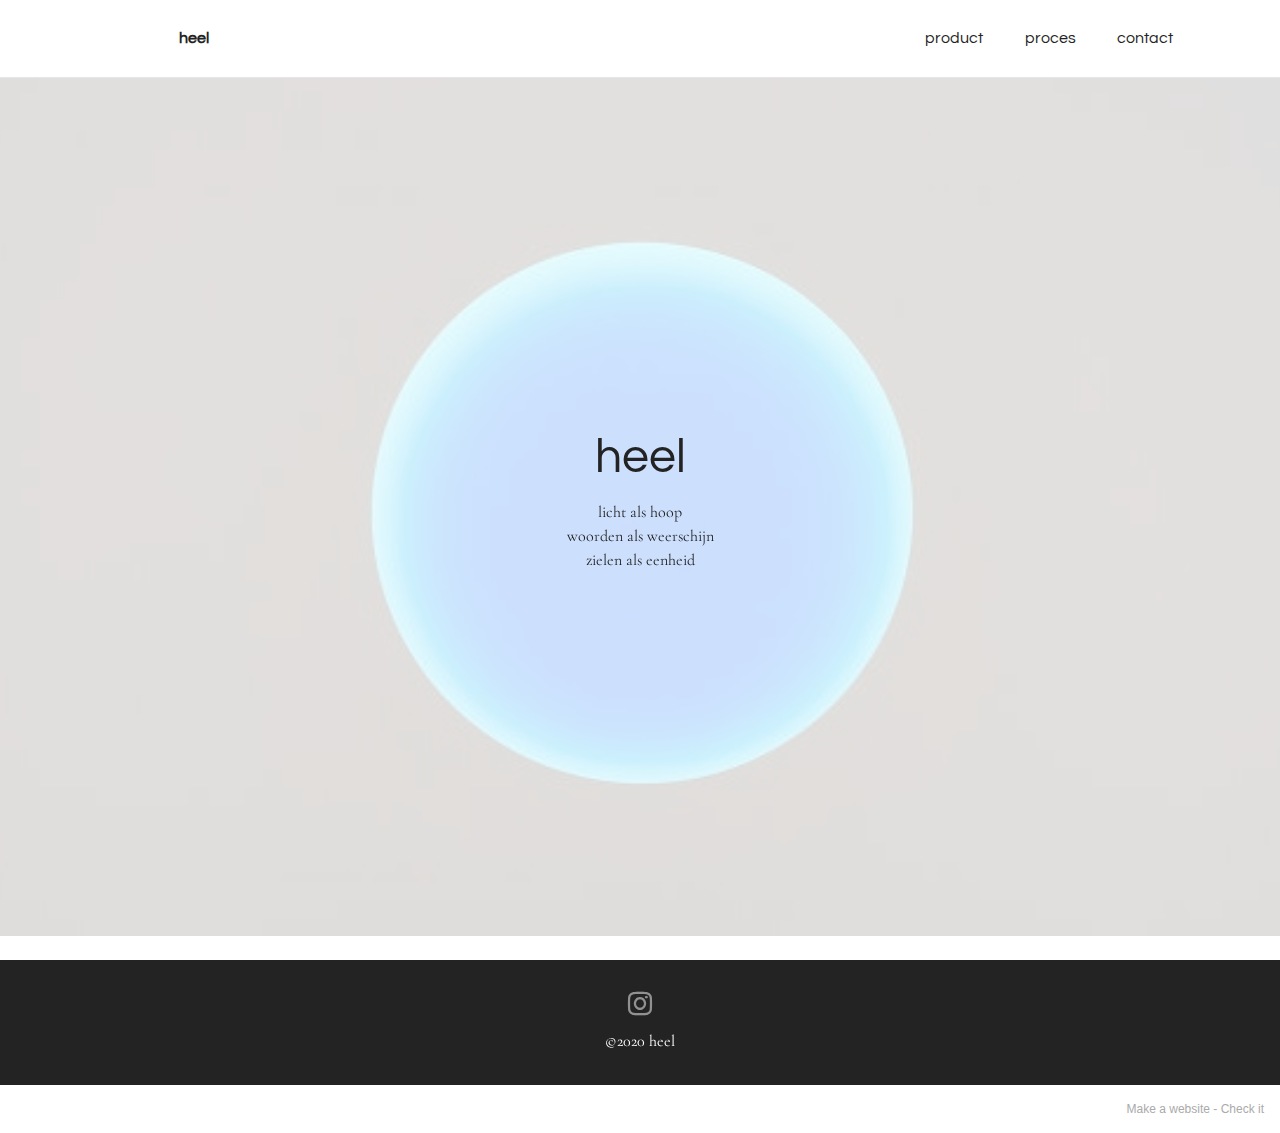
<file: index.html>
<!DOCTYPE html>
<html  >
<head>
  <!-- Site made with Mobirise Website Builder v5.2.0, https://mobirise.com -->
  <meta charset="UTF-8">
  <meta http-equiv="X-UA-Compatible" content="IE=edge">
  <meta name="generator" content="Mobirise v5.2.0, mobirise.com">
  <meta name="viewport" content="width=device-width, initial-scale=1, minimum-scale=1">
  <link rel="shortcut icon" href="assets/images/logo.png" type="image/x-icon">
  <meta name="description" content="">
  
  
  <title>Home</title>
  <link rel="stylesheet" href="assets/tether/tether.min.css">
  <link rel="stylesheet" href="assets/bootstrap/css/bootstrap.min.css">
  <link rel="stylesheet" href="assets/bootstrap/css/bootstrap-grid.min.css">
  <link rel="stylesheet" href="assets/bootstrap/css/bootstrap-reboot.min.css">
  <link rel="stylesheet" href="assets/dropdown/css/style.css">
  <link rel="stylesheet" href="assets/socicon/css/styles.css">
  <link rel="stylesheet" href="assets/theme/css/style.css">
  <link rel="preload" as="style" href="assets/mobirise/css/mbr-additional.css"><link rel="stylesheet" href="assets/mobirise/css/mbr-additional.css" type="text/css">
  
  
  
  
</head>
<body>
  
  <section class="menu cid-s48OLK6784" once="menu" id="menu1-h">
    
    <nav class="navbar navbar-dropdown navbar-fixed-top navbar-expand-lg">
        <div class="container">
            <div class="navbar-brand">
                <span class="navbar-logo">
                    <a href="https://mobiri.se">
                        <img src="assets/images/logo.png" alt="Mobirise" style="height: 3.8rem;">
                    </a>
                </span>
                <span class="navbar-caption-wrap"><a class="navbar-caption text-black text-primary display-4" href="index.html">heel</a></span>
            </div>
            <button class="navbar-toggler" type="button" data-toggle="collapse" data-target="#navbarSupportedContent" aria-controls="navbarNavAltMarkup" aria-expanded="false" aria-label="Toggle navigation">
                <div class="hamburger">
                    <span></span>
                    <span></span>
                    <span></span>
                    <span></span>
                </div>
            </button>
            <div class="collapse navbar-collapse" id="navbarSupportedContent">
                <ul class="navbar-nav nav-dropdown nav-right" data-app-modern-menu="true"><li class="nav-item"><a class="nav-link link text-black text-primary display-4" href="page3.html">product</a></li>
                    <li class="nav-item"><a class="nav-link link text-black text-primary display-4" href="page2.html">
                            proces</a></li><li class="nav-item"><a class="nav-link link text-black text-primary display-4" href="page1.html">
                            contact<br></a></li></ul>
                
                
            </div>
        </div>
    </nav>

</section>

<section class="header1 cid-s48MCQYojq mbr-fullscreen mbr-parallax-background" id="header1-f">

    

    <div class="mbr-overlay" style="opacity: 0.8; background-color: rgb(255, 255, 255);"></div>

    <div class="align-center container">
        <div class="row justify-content-center">
            <div class="col-12 col-lg-8">
                <h1 class="mbr-section-title mbr-fonts-style mb-3 display-1">heel</h1>
                
                <p class="mbr-text mbr-fonts-style display-7">licht als hoop<br>woorden als weerschijn<br>zielen als eenheid</p>
                
            </div>
        </div>
    </div>
</section>

<section class="footer3 cid-s48P1Icc8J" once="footers" id="footer3-i">

    

    

    <div class="container-fluid">
        <div class="media-container-row align-center mbr-white">
            
            <div class="row social-row">
                <div class="social-list align-right pb-2">
                    
                    
                    
                    
                    
                    
                <div class="soc-item">
                        <a href="https://www.instagram.com/heel_casestudie/" target="_blank">
                            <span class="mbr-iconfont mbr-iconfont-social socicon-instagram socicon"></span>
                        </a>
                    </div></div>
            </div>
            <div class="row row-copirayt">
                <p class="mbr-text mb-0 mbr-fonts-style mbr-white align-center display-7">©2020 heel</p>
            </div>
        </div>
    </div>
</section><section style="background-color: #fff; font-family: -apple-system, BlinkMacSystemFont, 'Segoe UI', 'Roboto', 'Helvetica Neue', Arial, sans-serif; color:#aaa; font-size:12px; padding: 0; align-items: center; display: flex;"><a href="https://mobirise.site/l" style="flex: 1 1; height: 3rem; padding-left: 1rem;"></a><p style="flex: 0 0 auto; margin:0; padding-right:1rem;">Make a website - <a href="https://mobirise.site/w" style="color:#aaa;">Check it</a></p></section><script src="assets/web/assets/jquery/jquery.min.js"></script>  <script src="assets/popper/popper.min.js"></script>  <script src="assets/tether/tether.min.js"></script>  <script src="assets/bootstrap/js/bootstrap.min.js"></script>  <script src="assets/smoothscroll/smooth-scroll.js"></script>  <script src="assets/parallax/jarallax.min.js"></script>  <script src="assets/dropdown/js/nav-dropdown.js"></script>  <script src="assets/dropdown/js/navbar-dropdown.js"></script>  <script src="assets/touchswipe/jquery.touch-swipe.min.js"></script>  <script src="assets/theme/js/script.js"></script>  
  
  
</body>
</html>
</file>
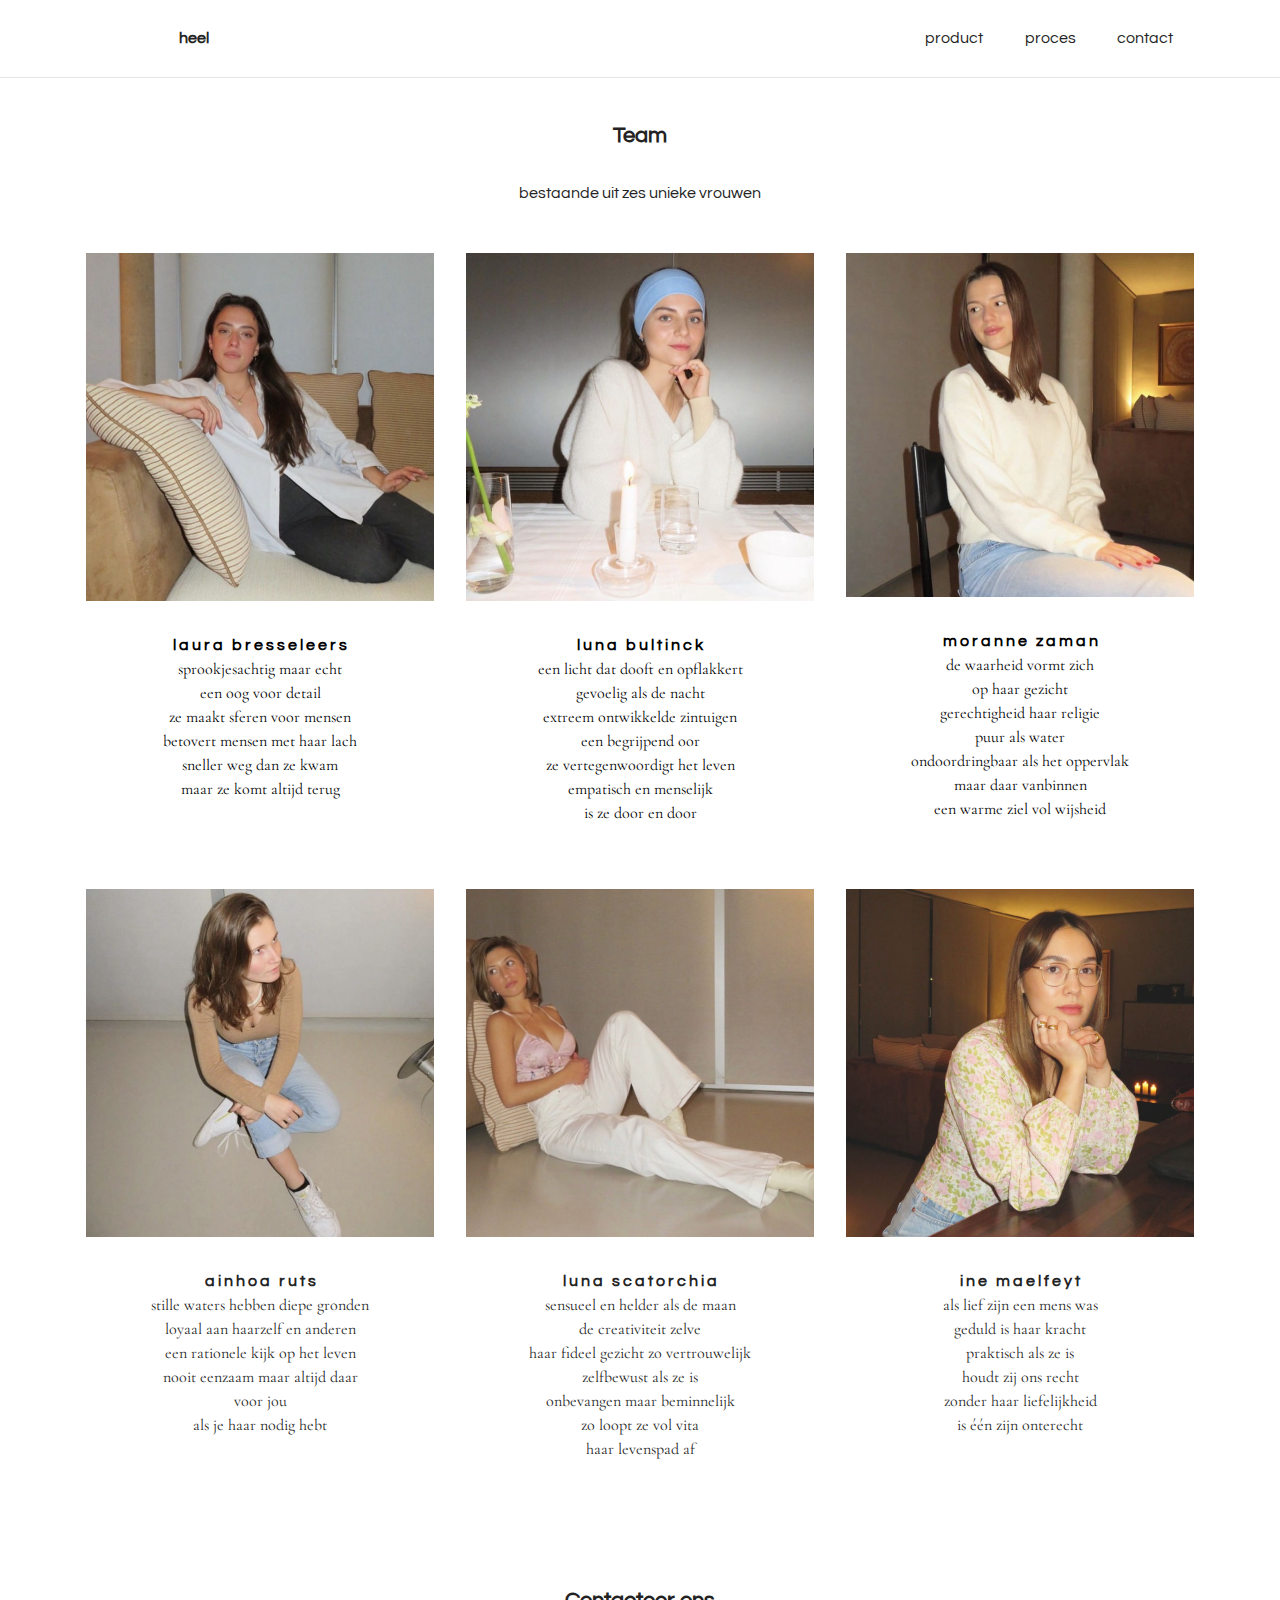
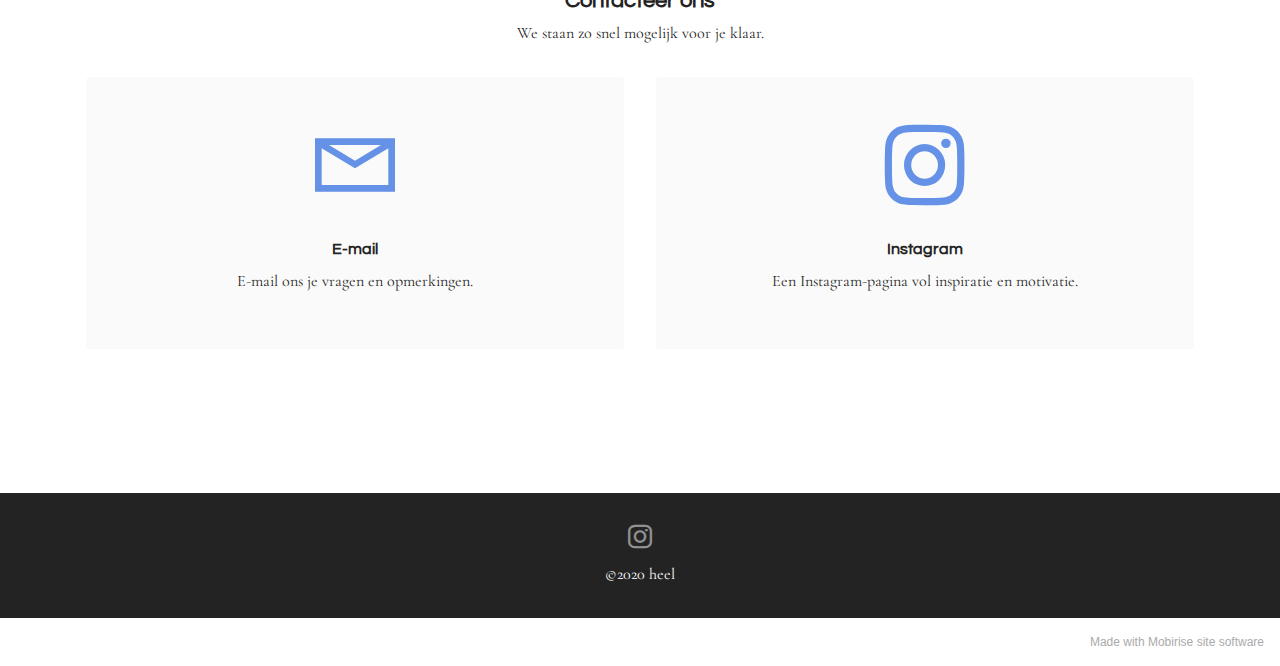
<file: page1.html>
<!DOCTYPE html>
<html  >
<head>
  <!-- Site made with Mobirise Website Builder v5.2.0, https://mobirise.com -->
  <meta charset="UTF-8">
  <meta http-equiv="X-UA-Compatible" content="IE=edge">
  <meta name="generator" content="Mobirise v5.2.0, mobirise.com">
  <meta name="viewport" content="width=device-width, initial-scale=1, minimum-scale=1">
  <link rel="shortcut icon" href="assets/images/logo.png" type="image/x-icon">
  <meta name="description" content="">
  
  
  <title>contact</title>
  <link rel="stylesheet" href="assets/web/assets/mobirise-icons2/mobirise2.css">
  <link rel="stylesheet" href="assets/tether/tether.min.css">
  <link rel="stylesheet" href="assets/bootstrap/css/bootstrap.min.css">
  <link rel="stylesheet" href="assets/bootstrap/css/bootstrap-grid.min.css">
  <link rel="stylesheet" href="assets/bootstrap/css/bootstrap-reboot.min.css">
  <link rel="stylesheet" href="assets/dropdown/css/style.css">
  <link rel="stylesheet" href="assets/socicon/css/styles.css">
  <link rel="stylesheet" href="assets/theme/css/style.css">
  <link rel="preload" as="style" href="assets/mobirise/css/mbr-additional.css"><link rel="stylesheet" href="assets/mobirise/css/mbr-additional.css" type="text/css">
  
  
  
  
</head>
<body>
  
  <section class="menu cid-s48OLK6784" once="menu" id="menu1-k">
    
    <nav class="navbar navbar-dropdown navbar-fixed-top navbar-expand-lg">
        <div class="container">
            <div class="navbar-brand">
                <span class="navbar-logo">
                    <a href="https://mobiri.se">
                        <img src="assets/images/logo.png" alt="Mobirise" style="height: 3.8rem;">
                    </a>
                </span>
                <span class="navbar-caption-wrap"><a class="navbar-caption text-black text-primary display-4" href="index.html">heel</a></span>
            </div>
            <button class="navbar-toggler" type="button" data-toggle="collapse" data-target="#navbarSupportedContent" aria-controls="navbarNavAltMarkup" aria-expanded="false" aria-label="Toggle navigation">
                <div class="hamburger">
                    <span></span>
                    <span></span>
                    <span></span>
                    <span></span>
                </div>
            </button>
            <div class="collapse navbar-collapse" id="navbarSupportedContent">
                <ul class="navbar-nav nav-dropdown nav-right" data-app-modern-menu="true"><li class="nav-item"><a class="nav-link link text-black text-primary display-4" href="page3.html">product</a></li>
                    <li class="nav-item"><a class="nav-link link text-black text-primary display-4" href="page2.html">
                            proces</a></li><li class="nav-item"><a class="nav-link link text-black text-primary display-4" href="page1.html">
                            contact<br></a></li></ul>
                
                
            </div>
        </div>
    </nav>

</section>

<section class="team1 cid-sj4lJhSFdJ" id="team1-q">
    

    
    <div class="container">
        <div class="row justify-content-center">
            <div class="col-12">
                <h3 class="mbr-section-title mbr-fonts-style align-center mb-4 display-2"><strong>Team</strong></h3>
                <p class="mbr-section-subtitle mbr-fonts-style align-center mb-5 display-5">bestaande uit zes unieke vrouwen</p>
            </div>
            <div class="col-sm-6 col-lg-4">
                <div class="card-wrap">
                    <div class="image-wrap">
                        <img src="assets/images/team5-696x849.jpeg" alt="">
                    </div>
                    <div class="content-wrap">
                        <h5 class="mbr-section-title card-title mbr-fonts-style align-center m-0 display-5"><strong>l a u r a&nbsp; &nbsp;b r e s s e l e e r s</strong></h5>
                        
                        <p class="card-text mbr-fonts-style align-center display-7">
                            sprookjesachtig maar echt<br>een oog voor detail<br>ze maakt sferen voor mensen<br>betovert mensen met haar lach<br>sneller weg dan ze kwam<br>maar ze komt altijd terug</p>
                        
                        
                    </div>
                </div>
            </div>

            <div class="col-sm-6 col-lg-4">
                <div class="card-wrap">
                    <div class="image-wrap">
                        <img src="assets/images/team3-696x857.jpeg" alt="">
                    </div>
                    <div class="content-wrap">
                        <h5 class="mbr-section-title card-title mbr-fonts-style align-center m-0 display-5"><strong>l u n a&nbsp; &nbsp;b u l t i n c k</strong></h5>
                        
                        <p class="card-text mbr-fonts-style align-center display-7">
                            een licht dat dooft en opflakkert<br>gevoelig als de nacht<br>extreem ontwikkelde zintuigen<br>een begrijpend oor<br>ze vertegenwoordigt het leven<br>empatisch en menselijk<br>is ze door en door</p>
                        
                        
                    </div>
                </div>
            </div>

            <div class="col-sm-6 col-lg-4">
                <div class="card-wrap">
                    <div class="image-wrap">
                        <img src="assets/images/team4-696x688.jpg" alt="">
                    </div>
                    <div class="content-wrap">
                        <h5 class="mbr-section-title card-title mbr-fonts-style align-center m-0 display-5"><strong>m o r a n n e&nbsp; &nbsp;z a m a n</strong></h5>
                        
                        <p class="card-text mbr-fonts-style align-center display-7">de waarheid vormt zich<br>op haar gezicht<br>gerechtigheid haar religie<br>puur als water<br>ondoordringbaar als het oppervlak<br>maar daar vanbinnen<br>een warme ziel vol wijsheid</p>
                        
                        
                    </div>
                </div>
            </div>

            
        </div>
    </div>
</section>

<section class="team1 cid-sj4lKbtjES" id="team1-r">
    

    
    <div class="container">
        <div class="row justify-content-center">
            
            <div class="col-sm-6 col-lg-4">
                <div class="card-wrap">
                    <div class="image-wrap">
                        <img src="assets/images/team6-696x854.jpeg" alt="">
                    </div>
                    <div class="content-wrap">
                        <h5 class="mbr-section-title card-title mbr-fonts-style align-center m-0 display-5"><strong>a i n h o a&nbsp; &nbsp;r u t s</strong></h5>
                        
                        <p class="card-text mbr-fonts-style align-center display-7">
                            stille waters hebben diepe gronden<br>loyaal aan haarzelf en anderen<br>een rationele kijk op het leven<br>nooit eenzaam maar altijd daar<br>voor jou<br>als je haar nodig hebt</p>
                        
                        
                    </div>
                </div>
            </div>

            <div class="col-sm-6 col-lg-4">
                <div class="card-wrap">
                    <div class="image-wrap">
                        <img src="assets/images/team1-696x685.jpeg" alt="">
                    </div>
                    <div class="content-wrap">
                        <h5 class="mbr-section-title card-title mbr-fonts-style align-center m-0 display-5"><strong>l u n a&nbsp; &nbsp;s c a t o r c h i a</strong></h5>
                        
                        <p class="card-text mbr-fonts-style align-center display-7">
                            sensueel en helder als de maan<br>de creativiteit zelve<br>haar fideel gezicht zo vertrouwelijk<br>zelfbewust als ze is<br>onbevangen maar beminnelijk<br>zo loopt ze vol vita<br>haar levenspad af</p>
                        
                        
                    </div>
                </div>
            </div>

            <div class="col-sm-6 col-lg-4">
                <div class="card-wrap">
                    <div class="image-wrap">
                        <img src="assets/images/team2-3-696x928.jpeg" alt="">
                    </div>
                    <div class="content-wrap">
                        <h5 class="mbr-section-title card-title mbr-fonts-style align-center m-0 display-5"><strong>i n e&nbsp; &nbsp;m a e l f e y t</strong></h5>
                        
                        <p class="card-text mbr-fonts-style align-center display-7">als lief zijn een mens was<br>geduld is haar kracht<br>praktisch als ze is<br>houdt zij ons recht<br>zonder haar liefelijkheid<br>is één zijn onterecht</p>
                        
                        
                    </div>
                </div>
            </div>

            
        </div>
    </div>
</section>

<section class="contacts1 cid-sjbetdvhKN" id="contacts1-11">

    

    
    <div class="container">
        <div class="mbr-section-head">
            <h3 class="mbr-section-title mbr-fonts-style align-center mb-0 display-2">
                <strong>Contacteer ons</strong></h3>
            <h4 class="mbr-section-subtitle mbr-fonts-style align-center mb-0 mt-2 display-7">
                We staan zo snel mogelijk voor je klaar.</h4>
        </div>
        <div class="row justify-content-center mt-4">
            <div class="card col-12 col-lg-6">
                <div class="card-wrapper">
                    <div class="card-box align-center">
                        <div class="image-wrapper">
                            <a href="mailto:casestudie7a@gmail.com"><span class="mbr-iconfont mobi-mbri-letter mobi-mbri"></span></a>
                        </div>
                        <h4 class="card-title mbr-fonts-style mb-2 display-5">
                            <strong>E-mail</strong>
                        </h4>
                        <p class="mbr-text mbr-fonts-style mb-2 display-7">E-mail ons je vragen en opmerkingen.</p>
                        
                    </div>
                </div>
            </div>
            <div class="card col-12 col-lg-6">
                <div class="card-wrapper">
                    <div class="card-box align-center">
                        <div class="image-wrapper">
                            <a href="https://www.instagram.com/heel_casestudie/"><span class="mbr-iconfont socicon-instagram socicon"></span></a>
                        </div>
                        <h4 class="card-title mbr-fonts-style align-center mb-2 display-5"><strong>Instagram</strong></h4>
                        <p class="mbr-text mbr-fonts-style mb-2 display-7">
                            Een Instagram-pagina vol inspiratie en motivatie.</p>
                        
                    </div>
                </div>
            </div>
        </div>
    </div>
</section>

<section class="footer3 cid-s48P1Icc8J" once="footers" id="footer3-l">

    

    

    <div class="container-fluid">
        <div class="media-container-row align-center mbr-white">
            
            <div class="row social-row">
                <div class="social-list align-right pb-2">
                    
                    
                    
                    
                    
                    
                <div class="soc-item">
                        <a href="https://www.instagram.com/heel_casestudie/" target="_blank">
                            <span class="mbr-iconfont mbr-iconfont-social socicon-instagram socicon"></span>
                        </a>
                    </div></div>
            </div>
            <div class="row row-copirayt">
                <p class="mbr-text mb-0 mbr-fonts-style mbr-white align-center display-7">©2020 heel</p>
            </div>
        </div>
    </div>
</section><section style="background-color: #fff; font-family: -apple-system, BlinkMacSystemFont, 'Segoe UI', 'Roboto', 'Helvetica Neue', Arial, sans-serif; color:#aaa; font-size:12px; padding: 0; align-items: center; display: flex;"><a href="https://mobirise.site/i" style="flex: 1 1; height: 3rem; padding-left: 1rem;"></a><p style="flex: 0 0 auto; margin:0; padding-right:1rem;">Made with Mobirise <a href="https://mobirise.site/j" style="color:#aaa;">site</a> software</p></section><script src="assets/web/assets/jquery/jquery.min.js"></script>  <script src="assets/popper/popper.min.js"></script>  <script src="assets/tether/tether.min.js"></script>  <script src="assets/bootstrap/js/bootstrap.min.js"></script>  <script src="assets/smoothscroll/smooth-scroll.js"></script>  <script src="assets/dropdown/js/nav-dropdown.js"></script>  <script src="assets/dropdown/js/navbar-dropdown.js"></script>  <script src="assets/touchswipe/jquery.touch-swipe.min.js"></script>  <script src="assets/theme/js/script.js"></script>  
  
  
</body>
</html>
</file>
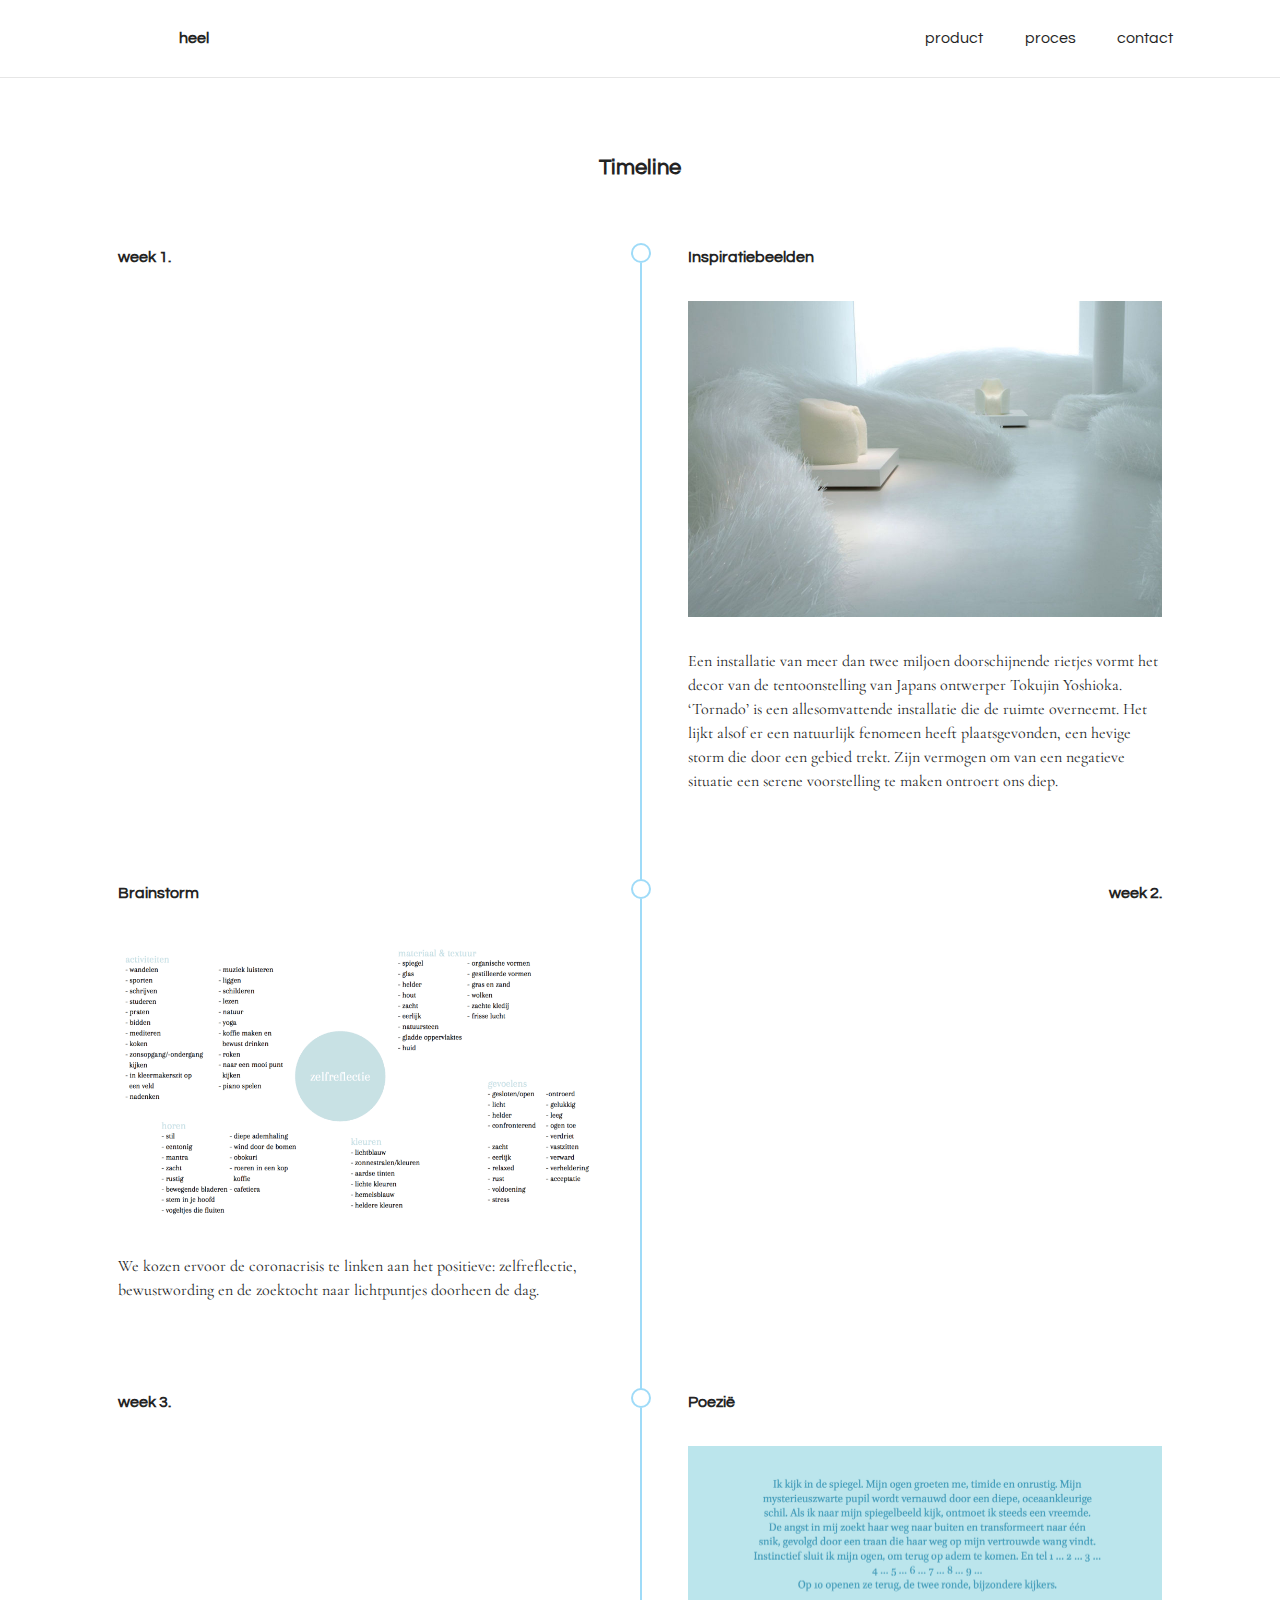
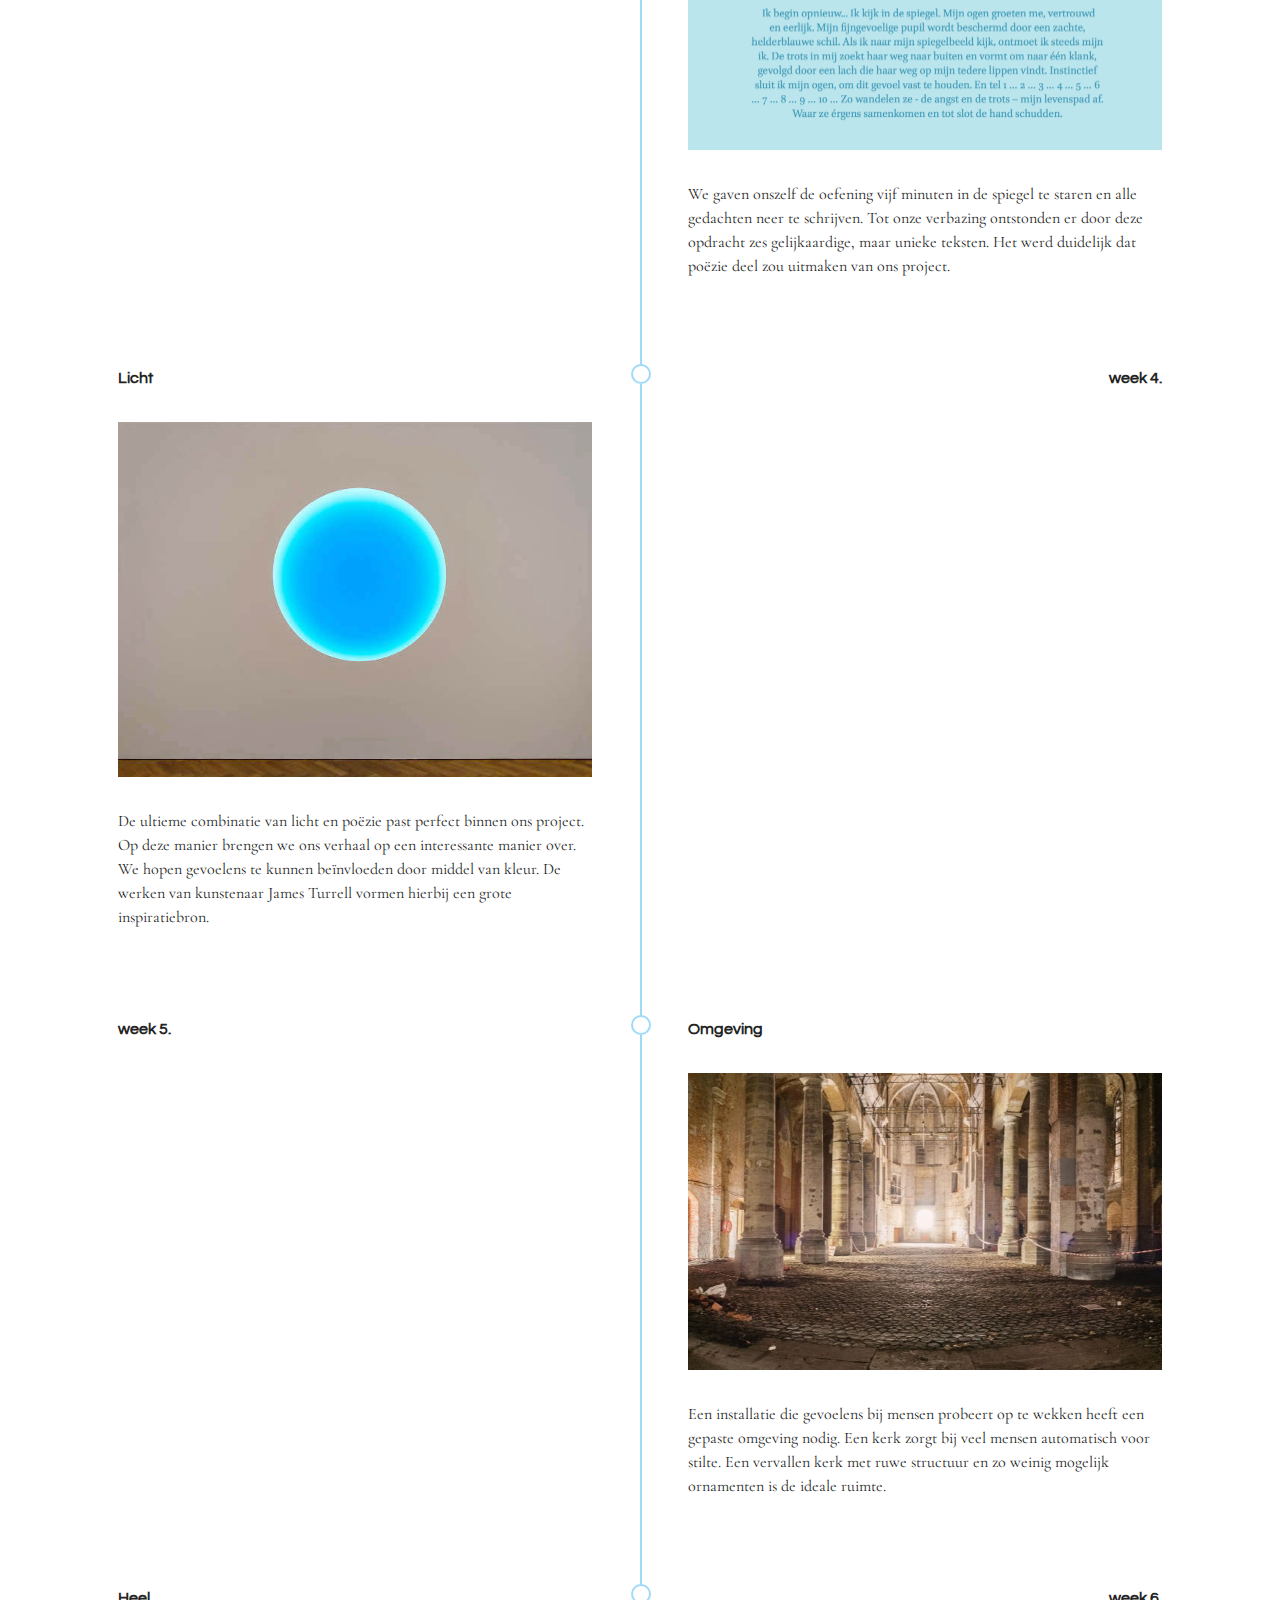
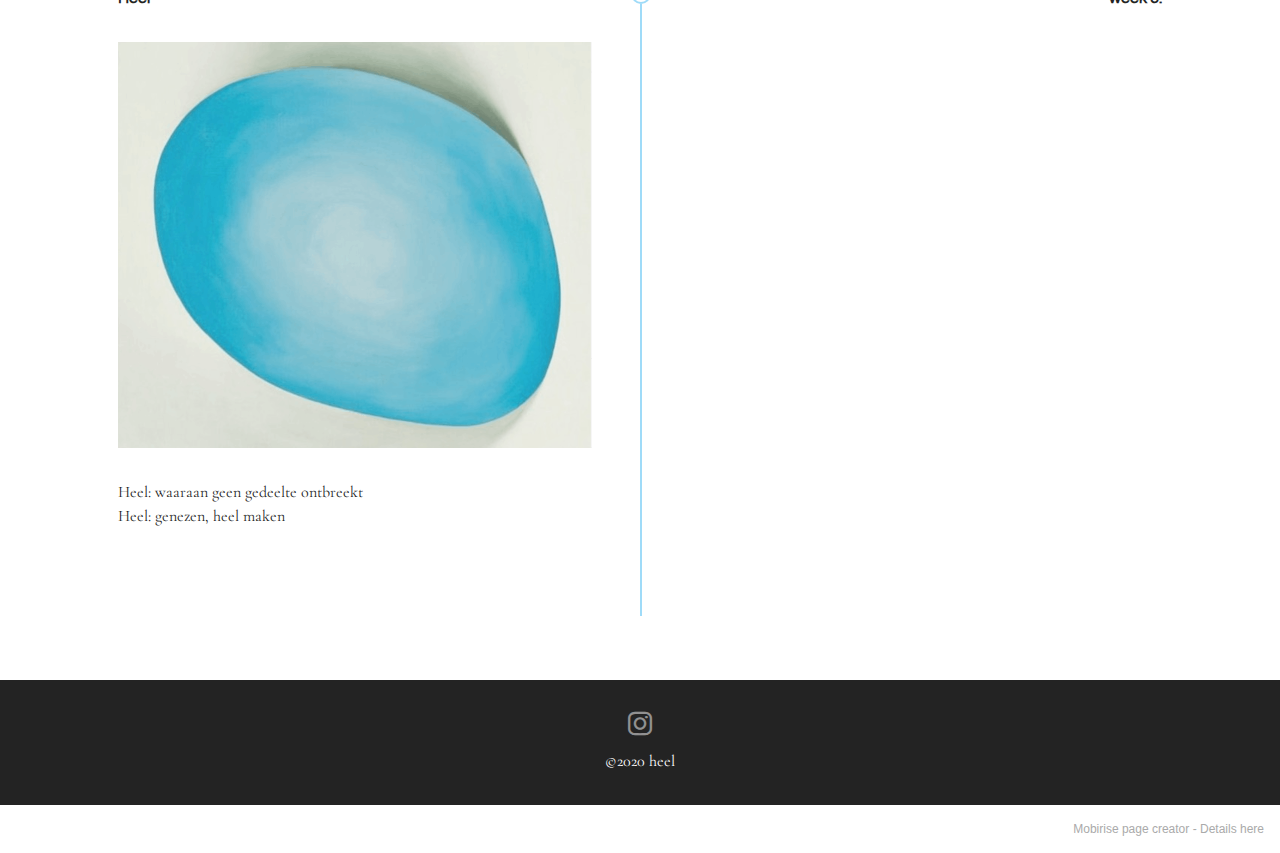
<file: page2.html>
<!DOCTYPE html>
<html  >
<head>
  <!-- Site made with Mobirise Website Builder v5.2.0, https://mobirise.com -->
  <meta charset="UTF-8">
  <meta http-equiv="X-UA-Compatible" content="IE=edge">
  <meta name="generator" content="Mobirise v5.2.0, mobirise.com">
  <meta name="viewport" content="width=device-width, initial-scale=1, minimum-scale=1">
  <link rel="shortcut icon" href="assets/images/logo.png" type="image/x-icon">
  <meta name="description" content="">
  
  
  <title>proces</title>
  <link rel="stylesheet" href="assets/tether/tether.min.css">
  <link rel="stylesheet" href="assets/bootstrap/css/bootstrap.min.css">
  <link rel="stylesheet" href="assets/bootstrap/css/bootstrap-grid.min.css">
  <link rel="stylesheet" href="assets/bootstrap/css/bootstrap-reboot.min.css">
  <link rel="stylesheet" href="assets/dropdown/css/style.css">
  <link rel="stylesheet" href="assets/socicon/css/styles.css">
  <link rel="stylesheet" href="assets/theme/css/style.css">
  <link rel="preload" as="style" href="assets/mobirise/css/mbr-additional.css"><link rel="stylesheet" href="assets/mobirise/css/mbr-additional.css" type="text/css">
  
  
  
  
</head>
<body>
  
  <section class="menu cid-s48OLK6784" once="menu" id="menu1-m">
    
    <nav class="navbar navbar-dropdown navbar-fixed-top navbar-expand-lg">
        <div class="container">
            <div class="navbar-brand">
                <span class="navbar-logo">
                    <a href="https://mobiri.se">
                        <img src="assets/images/logo.png" alt="Mobirise" style="height: 3.8rem;">
                    </a>
                </span>
                <span class="navbar-caption-wrap"><a class="navbar-caption text-black text-primary display-4" href="index.html">heel</a></span>
            </div>
            <button class="navbar-toggler" type="button" data-toggle="collapse" data-target="#navbarSupportedContent" aria-controls="navbarNavAltMarkup" aria-expanded="false" aria-label="Toggle navigation">
                <div class="hamburger">
                    <span></span>
                    <span></span>
                    <span></span>
                    <span></span>
                </div>
            </button>
            <div class="collapse navbar-collapse" id="navbarSupportedContent">
                <ul class="navbar-nav nav-dropdown nav-right" data-app-modern-menu="true"><li class="nav-item"><a class="nav-link link text-black text-primary display-4" href="page3.html">product</a></li>
                    <li class="nav-item"><a class="nav-link link text-black text-primary display-4" href="page2.html">
                            proces</a></li><li class="nav-item"><a class="nav-link link text-black text-primary display-4" href="page1.html">
                            contact<br></a></li></ul>
                
                
            </div>
        </div>
    </nav>

</section>

<section class="timeline1 cid-sj5kvP69zd" id="timeline1-v">
    
    
    <div class="timelines-container container" mbri-timelines="">
        <div class="mbr-section-head">
            <h3 class="mbr-section-title mbr-fonts-style align-center mb-0 display-2">
                <strong>Timeline</strong>
            </h3>
            
        </div>
        <div class="row timeline-element mb-2 mt-4">
            <div class="timeline-date col-12 col-md-6">
                <div class="timeline-date-wrapper">
                    <p class="mbr-timeline-date mbr-fonts-style display-5">
                        <strong>week 1.</strong></p>
                </div>
            </div>
            <span class="iconBackground"></span>
            <div class="col-12 col-md-6">
                <div class="timeline-text-wrapper">
                    <h4 class="mbr-timeline-title mbr-fonts-style mb-4 display-5"><strong>Inspiratiebeelden</strong></h4>
                    <div class="image-wrapper mb-4">
                        <img src="assets/images/tornado-948x632.jpg" alt="Mobirise" title="">
                    </div>
                    <p class="mbr-text mbr-fonts-style display-7">Een installatie van meer dan twee miljoen doorschijnende rietjes vormt het decor van de tentoonstelling van Japans ontwerper Tokujin Yoshioka. ‘Tornado’ is een allesomvattende installatie die de ruimte overneemt. Het lijkt alsof er een natuurlijk fenomeen heeft plaatsgevonden, een hevige storm die door een gebied trekt.&nbsp;Zijn vermogen om van een negatieve situatie een serene voorstelling te maken ontroert ons diep.</p>
                </div>
            </div>
        </div>
        <div class="row timeline-element mb-2">
            <div class="col-12 col-md-6">
                <div class="timeline-text-wrapper">
                    <h4 class="mbr-timeline-title mbr-fonts-style mb-4 display-5"><strong>Brainstorm</strong></h4>
                    <div class="image-wrapper mb-4">
                        <img src="assets/images/schermafbeelding-2020-12-14-om-13.22.06-948x546.png" alt="Mobirise" title="">
                    </div>
                    <p class="mbr-text mbr-fonts-style display-7">
                        We kozen ervoor de coronacrisis te linken aan het positieve: zelfreflectie, bewustwording en de zoektocht naar lichtpuntjes doorheen de dag.</p>
                </div>
            </div>
            <span class="iconBackground"></span>
            <div class="timeline-date col-12 col-md-6">
                <div class="timeline-date-wrapper">
                    <p class="mbr-timeline-date mbr-fonts-style display-5">
                        <strong>week 2.</strong></p>
                </div>
            </div>
        </div>
        <div class="row timeline-element mb-2">
            <div class="timeline-date col-12 col-md-6">
                <div class="timeline-date-wrapper">
                    <p class="mbr-timeline-date mbr-fonts-style display-5">
                        <strong>week 3.</strong></p>
                </div>
            </div>
            <span class="iconBackground"></span>
            <div class="col-12 col-md-6">
                <div class="timeline-text-wrapper">
                    <h4 class="mbr-timeline-title mbr-fonts-style mb-4 display-5"><strong>Poezië</strong></h4>
                    <div class="image-wrapper mb-4">
                        <img src="assets/images/schermafbeelding-2020-12-14-om-21.34.52-948x609.png" alt="Mobirise" title="">
                    </div>
                    <p class="mbr-text mbr-fonts-style display-7">
                        We gaven onszelf de oefening vijf minuten in de spiegel te staren en alle gedachten neer te schrijven. Tot onze verbazing ontstonden er door deze opdracht zes gelijkaardige, maar unieke teksten. Het werd duidelijk dat poëzie deel zou uitmaken van ons project.</p>
                </div>
            </div>
        </div>
        <div class="row timeline-element mb-2">
            <div class="col-12 col-md-6">
                <div class="timeline-text-wrapper">
                    <h4 class="mbr-timeline-title mbr-fonts-style mb-4 display-5">
                        <strong>Licht</strong></h4>
                    <div class="image-wrapper mb-4">
                        <img src="assets/images/jamesturellkopie-630x472.jpg" alt="Mobirise" title="">
                    </div>
                    <p class="mbr-text mbr-fonts-style display-7">
                        De ultieme combinatie van licht en poëzie past perfect binnen ons project. Op deze manier brengen we ons verhaal op een interessante manier over. We hopen gevoelens te kunnen beïnvloeden door middel van kleur. De werken van kunstenaar James Turrell vormen hierbij een grote inspiratiebron.</p>
                </div>
            </div>
            <span class="iconBackground"></span>
            <div class="timeline-date col-12 col-md-6">
                <div class="timeline-date-wrapper">
                    <p class="mbr-timeline-date mbr-fonts-style display-5"><strong>week 4.</strong></p>
                </div>
            </div>
        </div>
        <div class="row timeline-element mb-2">
            <div class="timeline-date col-12 col-md-6">
                <div class="timeline-date-wrapper">
                    <p class="mbr-timeline-date mbr-fonts-style display-5">
                        <strong>week 5.</strong></p>
                </div>
            </div>
            <span class="iconBackground"></span>
            <div class="col-12 col-md-6">
                <div class="timeline-text-wrapper">
                    <h4 class="mbr-timeline-title mbr-fonts-style mb-4 display-5">
                        <strong>Omgeving</strong></h4>
                    <div class="image-wrapper mb-4">
                        <img src="assets/images/0346a698-20ed-11ea-a18f-1a690bb82c5d-1-948x442.jpeg" alt="Mobirise" title="">
                    </div>
                    <p class="mbr-text mbr-fonts-style display-7">
                        Een installatie die gevoelens bij mensen probeert op te wekken heeft een gepaste omgeving nodig. Een kerk zorgt bij veel mensen automatisch voor stilte. Een vervallen kerk met ruwe structuur en zo weinig mogelijk ornamenten is de ideale ruimte.&nbsp;</p>
                </div>
            </div>
        </div>
        <div class="row timeline-element mb-2">
            <div class="col-12 col-md-6">
                <div class="timeline-text-wrapper">
                    <h4 class="mbr-timeline-title mbr-fonts-style mb-4 display-5">
                        <strong>Heel</strong></h4>
                    <div class="image-wrapper mb-4">
                        <img src="assets/images/schermafbeelding-2020-12-14-om-21.24.37-948x946.png" alt="Mobirise" title="">
                    </div>
                    <p class="mbr-text mbr-fonts-style display-7">Heel:&nbsp;waaraan geen gedeelte ontbreekt<br>Heel: genezen, heel maken</p>
                </div>
            </div>
            <span class="iconBackground"></span>
            <div class="timeline-date col-12 col-md-6">
                <div class="timeline-date-wrapper">
                    <p class="mbr-timeline-date mbr-fonts-style display-5">
                        <strong>week 6.</strong></p>
                </div>
            </div>
        </div>
        
        
        
        
        
        
    </div>
</section>

<section class="footer3 cid-s48P1Icc8J" once="footers" id="footer3-n">

    

    

    <div class="container-fluid">
        <div class="media-container-row align-center mbr-white">
            
            <div class="row social-row">
                <div class="social-list align-right pb-2">
                    
                    
                    
                    
                    
                    
                <div class="soc-item">
                        <a href="https://www.instagram.com/heel_casestudie/" target="_blank">
                            <span class="mbr-iconfont mbr-iconfont-social socicon-instagram socicon"></span>
                        </a>
                    </div></div>
            </div>
            <div class="row row-copirayt">
                <p class="mbr-text mb-0 mbr-fonts-style mbr-white align-center display-7">©2020 heel</p>
            </div>
        </div>
    </div>
</section><section style="background-color: #fff; font-family: -apple-system, BlinkMacSystemFont, 'Segoe UI', 'Roboto', 'Helvetica Neue', Arial, sans-serif; color:#aaa; font-size:12px; padding: 0; align-items: center; display: flex;"><a href="https://mobirise.site/u" style="flex: 1 1; height: 3rem; padding-left: 1rem;"></a><p style="flex: 0 0 auto; margin:0; padding-right:1rem;">Mobirise page creator - <a href="https://mobirise.site/n" style="color:#aaa;">Details here</a></p></section><script src="assets/web/assets/jquery/jquery.min.js"></script>  <script src="assets/popper/popper.min.js"></script>  <script src="assets/tether/tether.min.js"></script>  <script src="assets/bootstrap/js/bootstrap.min.js"></script>  <script src="assets/smoothscroll/smooth-scroll.js"></script>  <script src="assets/dropdown/js/nav-dropdown.js"></script>  <script src="assets/dropdown/js/navbar-dropdown.js"></script>  <script src="assets/touchswipe/jquery.touch-swipe.min.js"></script>  <script src="assets/theme/js/script.js"></script>  
  
  
</body>
</html>
</file>
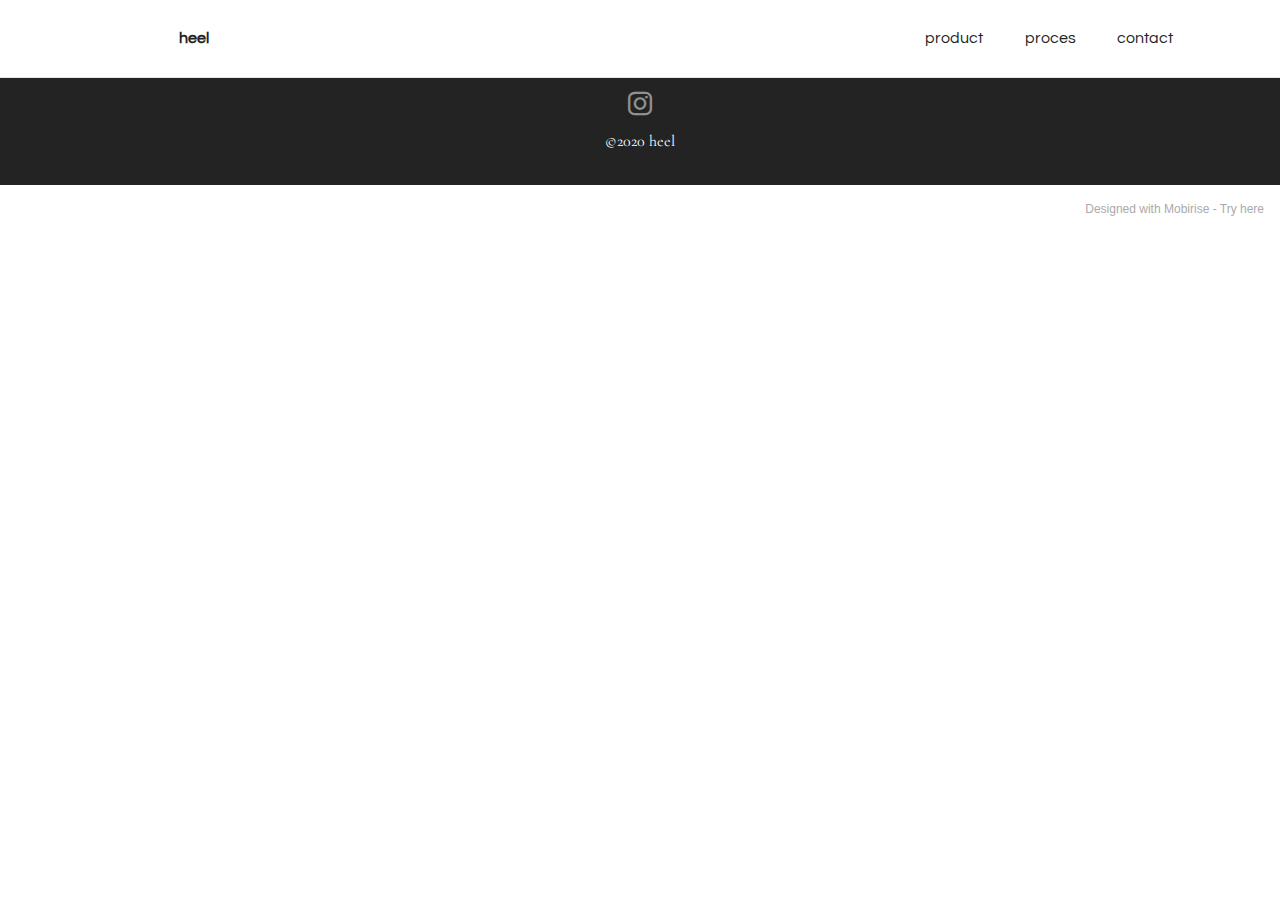
<file: page3.html>
<!DOCTYPE html>
<html  >
<head>
  <!-- Site made with Mobirise Website Builder v5.2.0, https://mobirise.com -->
  <meta charset="UTF-8">
  <meta http-equiv="X-UA-Compatible" content="IE=edge">
  <meta name="generator" content="Mobirise v5.2.0, mobirise.com">
  <meta name="viewport" content="width=device-width, initial-scale=1, minimum-scale=1">
  <link rel="shortcut icon" href="assets/images/logo.png" type="image/x-icon">
  <meta name="description" content="">
  
  
  <title>product</title>
  <link rel="stylesheet" href="assets/tether/tether.min.css">
  <link rel="stylesheet" href="assets/bootstrap/css/bootstrap.min.css">
  <link rel="stylesheet" href="assets/bootstrap/css/bootstrap-grid.min.css">
  <link rel="stylesheet" href="assets/bootstrap/css/bootstrap-reboot.min.css">
  <link rel="stylesheet" href="assets/dropdown/css/style.css">
  <link rel="stylesheet" href="assets/socicon/css/styles.css">
  <link rel="stylesheet" href="assets/theme/css/style.css">
  <link rel="preload" as="style" href="assets/mobirise/css/mbr-additional.css"><link rel="stylesheet" href="assets/mobirise/css/mbr-additional.css" type="text/css">
  
  
  
  
</head>
<body>
  
  <section class="menu cid-s48OLK6784" once="menu" id="menu1-o">
    
    <nav class="navbar navbar-dropdown navbar-fixed-top navbar-expand-lg">
        <div class="container">
            <div class="navbar-brand">
                <span class="navbar-logo">
                    <a href="https://mobiri.se">
                        <img src="assets/images/logo.png" alt="Mobirise" style="height: 3.8rem;">
                    </a>
                </span>
                <span class="navbar-caption-wrap"><a class="navbar-caption text-black text-primary display-4" href="index.html">heel</a></span>
            </div>
            <button class="navbar-toggler" type="button" data-toggle="collapse" data-target="#navbarSupportedContent" aria-controls="navbarNavAltMarkup" aria-expanded="false" aria-label="Toggle navigation">
                <div class="hamburger">
                    <span></span>
                    <span></span>
                    <span></span>
                    <span></span>
                </div>
            </button>
            <div class="collapse navbar-collapse" id="navbarSupportedContent">
                <ul class="navbar-nav nav-dropdown nav-right" data-app-modern-menu="true"><li class="nav-item"><a class="nav-link link text-black text-primary display-4" href="page3.html">product</a></li>
                    <li class="nav-item"><a class="nav-link link text-black text-primary display-4" href="page2.html">
                            proces</a></li><li class="nav-item"><a class="nav-link link text-black text-primary display-4" href="page1.html">
                            contact<br></a></li></ul>
                
                
            </div>
        </div>
    </nav>

</section>

<section class="footer3 cid-s48P1Icc8J" once="footers" id="footer3-p">

    

    

    <div class="container-fluid">
        <div class="media-container-row align-center mbr-white">
            
            <div class="row social-row">
                <div class="social-list align-right pb-2">
                    
                    
                    
                    
                    
                    
                <div class="soc-item">
                        <a href="https://www.instagram.com/heel_casestudie/" target="_blank">
                            <span class="mbr-iconfont mbr-iconfont-social socicon-instagram socicon"></span>
                        </a>
                    </div></div>
            </div>
            <div class="row row-copirayt">
                <p class="mbr-text mb-0 mbr-fonts-style mbr-white align-center display-7">©2020 heel</p>
            </div>
        </div>
    </div>
</section><section style="background-color: #fff; font-family: -apple-system, BlinkMacSystemFont, 'Segoe UI', 'Roboto', 'Helvetica Neue', Arial, sans-serif; color:#aaa; font-size:12px; padding: 0; align-items: center; display: flex;"><a href="https://mobirise.site/e" style="flex: 1 1; height: 3rem; padding-left: 1rem;"></a><p style="flex: 0 0 auto; margin:0; padding-right:1rem;">Designed with Mobirise - <a href="https://mobirise.site/k" style="color:#aaa;">Try here</a></p></section><script src="assets/web/assets/jquery/jquery.min.js"></script>  <script src="assets/popper/popper.min.js"></script>  <script src="assets/tether/tether.min.js"></script>  <script src="assets/bootstrap/js/bootstrap.min.js"></script>  <script src="assets/smoothscroll/smooth-scroll.js"></script>  <script src="assets/dropdown/js/nav-dropdown.js"></script>  <script src="assets/dropdown/js/navbar-dropdown.js"></script>  <script src="assets/touchswipe/jquery.touch-swipe.min.js"></script>  <script src="assets/theme/js/script.js"></script>  
  
  
</body>
</html>
</file>
<file: assets/dropdown/css/style.css>
.navbar-dropdown {
  left: 0;
  padding: 0;
  position: absolute;
  right: 0;
  top: 0;
  transition: all 0.45s ease;
  z-index: 1030;
  background: #282828; }
  .navbar-dropdown .navbar-logo {
    margin-right: 0.8rem;
    transition: margin 0.3s ease-in-out;
    vertical-align: middle; }
    .navbar-dropdown .navbar-logo img {
      height: 3.125rem;
      transition: all 0.3s ease-in-out; }
    .navbar-dropdown .navbar-logo.mbr-iconfont {
      font-size: 3.125rem;
      line-height: 3.125rem; }
  .navbar-dropdown .navbar-caption {
    font-weight: 700;
    white-space: normal;
    vertical-align: -4px;
    line-height: 3.125rem !important; }
    .navbar-dropdown .navbar-caption, .navbar-dropdown .navbar-caption:hover {
      color: inherit;
      text-decoration: none; }
  .navbar-dropdown .mbr-iconfont + .navbar-caption {
    vertical-align: -1px; }
  .navbar-dropdown.navbar-fixed-top {
    position: fixed; }
  .navbar-dropdown .navbar-brand span {
    vertical-align: -4px; }
  .navbar-dropdown.bg-color.transparent {
    background: none; }
  .navbar-dropdown.navbar-short .navbar-brand {
    padding: 0.625rem 0; }
    .navbar-dropdown.navbar-short .navbar-brand span {
      vertical-align: -1px; }
  .navbar-dropdown.navbar-short .navbar-caption {
    line-height: 2.375rem !important;
    vertical-align: -2px; }
  .navbar-dropdown.navbar-short .navbar-logo {
    margin-right: 0.5rem; }
    .navbar-dropdown.navbar-short .navbar-logo img {
      height: 2.375rem; }
    .navbar-dropdown.navbar-short .navbar-logo.mbr-iconfont {
      font-size: 2.375rem;
      line-height: 2.375rem; }
  .navbar-dropdown.navbar-short .mbr-table-cell {
    height: 3.625rem; }
  .navbar-dropdown .navbar-close {
    left: 0.6875rem;
    position: fixed;
    top: 0.75rem;
    z-index: 1000; }
  .navbar-dropdown .hamburger-icon {
    content: "";
    display: inline-block;
    vertical-align: middle;
    width: 16px;
    -webkit-box-shadow: 0 -6px 0 1px #282828,0 0 0 1px #282828,0 6px 0 1px #282828;
    -moz-box-shadow: 0 -6px 0 1px #282828,0 0 0 1px #282828,0 6px 0 1px #282828;
    box-shadow: 0 -6px 0 1px #282828,0 0 0 1px #282828,0 6px 0 1px #282828; }

.dropdown-menu .dropdown-toggle[data-toggle="dropdown-submenu"]::after {
  border-bottom: 0.35em solid transparent;
  border-left: 0.35em solid;
  border-right: 0;
  border-top: 0.35em solid transparent;
  margin-left: 0.3rem; }

.dropdown-menu .dropdown-item:focus {
  outline: 0; }

.nav-dropdown {
  font-size: 0.75rem;
  font-weight: 500;
  height: auto !important; }
  .nav-dropdown .nav-btn {
    padding-left: 1rem; }
  .nav-dropdown .link {
    margin: .667em 1.667em;
    font-weight: 500;
    padding: 0;
    transition: color .2s ease-in-out; }
    .nav-dropdown .link.dropdown-toggle {
      margin-right: 2.583em; }
      .nav-dropdown .link.dropdown-toggle::after {
        margin-left: .25rem;
        border-top: 0.35em solid;
        border-right: 0.35em solid transparent;
        border-left: 0.35em solid transparent;
        border-bottom: 0; }
      .nav-dropdown .link.dropdown-toggle[aria-expanded="true"] {
        margin: 0;
        padding: 0.667em 3.263em  0.667em 1.667em; }
  .nav-dropdown .link::after,
  .nav-dropdown .dropdown-item::after {
    color: inherit; }
  .nav-dropdown .btn {
    font-size: 0.75rem;
    font-weight: 700;
    letter-spacing: 0;
    margin-bottom: 0;
    padding-left: 1.25rem;
    padding-right: 1.25rem; }
  .nav-dropdown .dropdown-menu {
    border-radius: 0;
    border: 0;
    left: 0;
    margin: 0;
    padding-bottom: 1.25rem;
    padding-top: 1.25rem;
    position: relative; }
  .nav-dropdown .dropdown-submenu {
    margin-left: 0.125rem;
    top: 0; }
  .nav-dropdown .dropdown-item {
    font-weight: 500;
    line-height: 2;
    padding: 0.3846em 4.615em 0.3846em 1.5385em;
    position: relative;
    transition: color .2s ease-in-out, background-color .2s ease-in-out; }
    .nav-dropdown .dropdown-item::after {
      margin-top: -0.3077em;
      position: absolute;
      right: 1.1538em;
      top: 50%; }
    .nav-dropdown .dropdown-item:focus, .nav-dropdown .dropdown-item:hover {
      background: none; }

@media (max-width: 767px) {
  .nav-dropdown.navbar-toggleable-sm {
    bottom: 0;
    display: none;
    left: 0;
    overflow-x: hidden;
    position: fixed;
    top: 0;
    transform: translateX(-100%);
    -ms-transform: translateX(-100%);
    -webkit-transform: translateX(-100%);
    width: 18.75rem;
    z-index: 999; } }
.nav-dropdown.navbar-toggleable-xl {
  bottom: 0;
  display: none;
  left: 0;
  overflow-x: hidden;
  position: fixed;
  top: 0;
  transform: translateX(-100%);
  -ms-transform: translateX(-100%);
  -webkit-transform: translateX(-100%);
  width: 18.75rem;
  z-index: 999; }

.nav-dropdown-sm {
  display: block !important;
  overflow-x: hidden;
  overflow: auto;
  padding-top: 3.875rem; }
  .nav-dropdown-sm::after {
    content: "";
    display: block;
    height: 3rem;
    width: 100%; }
  .nav-dropdown-sm.collapse.in ~ .navbar-close {
    display: block !important; }
  .nav-dropdown-sm.collapsing, .nav-dropdown-sm.collapse.in {
    transform: translateX(0);
    -ms-transform: translateX(0);
    -webkit-transform: translateX(0);
    transition: all 0.25s ease-out;
    -webkit-transition: all 0.25s ease-out;
    background: #282828; }
  .nav-dropdown-sm.collapsing[aria-expanded="false"] {
    transform: translateX(-100%);
    -ms-transform: translateX(-100%);
    -webkit-transform: translateX(-100%); }
  .nav-dropdown-sm .nav-item {
    display: block;
    margin-left: 0 !important;
    padding-left: 0; }
  .nav-dropdown-sm .link,
  .nav-dropdown-sm .dropdown-item {
    border-top: 1px dotted rgba(255, 255, 255, 0.1);
    font-size: 0.8125rem;
    line-height: 1.6;
    margin: 0 !important;
    padding: 0.875rem 2.4rem 0.875rem 1.5625rem !important;
    position: relative;
    white-space: normal; }
    .nav-dropdown-sm .link:focus, .nav-dropdown-sm .link:hover,
    .nav-dropdown-sm .dropdown-item:focus,
    .nav-dropdown-sm .dropdown-item:hover {
      background: rgba(0, 0, 0, 0.2) !important;
      color: #c0a375; }
  .nav-dropdown-sm .nav-btn {
    position: relative;
    padding: 1.5625rem 1.5625rem 0 1.5625rem; }
    .nav-dropdown-sm .nav-btn::before {
      border-top: 1px dotted rgba(255, 255, 255, 0.1);
      content: "";
      left: 0;
      position: absolute;
      top: 0;
      width: 100%; }
    .nav-dropdown-sm .nav-btn + .nav-btn {
      padding-top: 0.625rem; }
      .nav-dropdown-sm .nav-btn + .nav-btn::before {
        display: none; }
  .nav-dropdown-sm .btn {
    padding: 0.625rem 0; }
  .nav-dropdown-sm .dropdown-toggle[data-toggle="dropdown-submenu"]::after {
    margin-left: .25rem;
    border-top: 0.35em solid;
    border-right: 0.35em solid transparent;
    border-left: 0.35em solid transparent;
    border-bottom: 0; }
  .nav-dropdown-sm .dropdown-toggle[data-toggle="dropdown-submenu"][aria-expanded="true"]::after {
    border-top: 0;
    border-right: 0.35em solid transparent;
    border-left: 0.35em solid transparent;
    border-bottom: 0.35em solid; }
  .nav-dropdown-sm .dropdown-menu {
    margin: 0;
    padding: 0;
    position: relative;
    top: 0;
    left: 0;
    width: 100%;
    border: 0;
    float: none;
    border-radius: 0;
    background: none; }
  .nav-dropdown-sm .dropdown-submenu {
    left: 100%;
    margin-left: 0.125rem;
    margin-top: -1.25rem;
    top: 0; }

.navbar-toggleable-sm .nav-dropdown .dropdown-menu {
  position: absolute; }

.navbar-toggleable-sm .nav-dropdown .dropdown-submenu {
  left: 100%;
  margin-left: 0.125rem;
  margin-top: -1.25rem;
  top: 0; }

.navbar-toggleable-sm.opened .nav-dropdown .dropdown-menu {
  position: relative; }

.navbar-toggleable-sm.opened .nav-dropdown .dropdown-submenu {
  left: 0;
  margin-left: 00rem;
  margin-top: 0rem;
  top: 0; }

.is-builder .nav-dropdown.collapsing {
  transition: none !important; }

/*# sourceMappingURL=style.css.map */
</file>
<file: assets/socicon/css/styles.css>
@charset "UTF-8";

@font-face {
  font-family: 'Socicon';
  src:  url('../fonts/socicon.eot');
  src:  url('../fonts/socicon.eot?#iefix') format('embedded-opentype'),
    url('../fonts/socicon.woff2') format('woff2'),
    url('../fonts/socicon.ttf') format('truetype'),
    url('../fonts/socicon.woff') format('woff'),
    url('../fonts/socicon.svg#socicon') format('svg');
  font-weight: normal;
  font-style: normal;
}

[data-icon]:before {
  font-family: "socicon" !important;
  content: attr(data-icon);
  font-style: normal !important;
  font-weight: normal !important;
  font-variant: normal !important;
  text-transform: none !important;
  speak: none;
  line-height: 1;
  -webkit-font-smoothing: antialiased;
  -moz-osx-font-smoothing: grayscale;
}

[class^="socicon-"], [class*=" socicon-"] {
  /* use !important to prevent issues with browser extensions that change fonts */
  font-family: 'Socicon' !important;
  speak: none;
  font-style: normal;
  font-weight: normal;
  font-variant: normal;
  text-transform: none;
  line-height: 1;

  /* Better Font Rendering =========== */
  -webkit-font-smoothing: antialiased;
  -moz-osx-font-smoothing: grayscale;
}

.socicon-eitaa:before {
  content: "\e97c";
}
.socicon-soroush:before {
  content: "\e97d";
}
.socicon-bale:before {
  content: "\e97e";
}
.socicon-zazzle:before {
  content: "\e97b";
}
.socicon-society6:before {
  content: "\e97a";
}
.socicon-redbubble:before {
  content: "\e979";
}
.socicon-avvo:before {
  content: "\e978";
}
.socicon-stitcher:before {
  content: "\e977";
}
.socicon-googlehangouts:before {
  content: "\e974";
}
.socicon-dlive:before {
  content: "\e975";
}
.socicon-vsco:before {
  content: "\e976";
}
.socicon-flipboard:before {
  content: "\e973";
}
.socicon-ubuntu:before {
  content: "\e958";
}
.socicon-artstation:before {
  content: "\e959";
}
.socicon-invision:before {
  content: "\e95a";
}
.socicon-torial:before {
  content: "\e95b";
}
.socicon-collectorz:before {
  content: "\e95c";
}
.socicon-seenthis:before {
  content: "\e95d";
}
.socicon-googleplaymusic:before {
  content: "\e95e";
}
.socicon-debian:before {
  content: "\e95f";
}
.socicon-filmfreeway:before {
  content: "\e960";
}
.socicon-gnome:before {
  content: "\e961";
}
.socicon-itchio:before {
  content: "\e962";
}
.socicon-jamendo:before {
  content: "\e963";
}
.socicon-mix:before {
  content: "\e964";
}
.socicon-sharepoint:before {
  content: "\e965";
}
.socicon-tinder:before {
  content: "\e966";
}
.socicon-windguru:before {
  content: "\e967";
}
.socicon-cdbaby:before {
  content: "\e968";
}
.socicon-elementaryos:before {
  content: "\e969";
}
.socicon-stage32:before {
  content: "\e96a";
}
.socicon-tiktok:before {
  content: "\e96b";
}
.socicon-gitter:before {
  content: "\e96c";
}
.socicon-letterboxd:before {
  content: "\e96d";
}
.socicon-threema:before {
  content: "\e96e";
}
.socicon-splice:before {
  content: "\e96f";
}
.socicon-metapop:before {
  content: "\e970";
}
.socicon-naver:before {
  content: "\e971";
}
.socicon-remote:before {
  content: "\e972";
}
.socicon-internet:before {
  content: "\e957";
}
.socicon-moddb:before {
  content: "\e94b";
}
.socicon-indiedb:before {
  content: "\e94c";
}
.socicon-traxsource:before {
  content: "\e94d";
}
.socicon-gamefor:before {
  content: "\e94e";
}
.socicon-pixiv:before {
  content: "\e94f";
}
.socicon-myanimelist:before {
  content: "\e950";
}
.socicon-blackberry:before {
  content: "\e951";
}
.socicon-wickr:before {
  content: "\e952";
}
.socicon-spip:before {
  content: "\e953";
}
.socicon-napster:before {
  content: "\e954";
}
.socicon-beatport:before {
  content: "\e955";
}
.socicon-hackerone:before {
  content: "\e956";
}
.socicon-hackernews:before {
  content: "\e946";
}
.socicon-smashwords:before {
  content: "\e947";
}
.socicon-kobo:before {
  content: "\e948";
}
.socicon-bookbub:before {
  content: "\e949";
}
.socicon-mailru:before {
  content: "\e94a";
}
.socicon-gitlab:before {
  content: "\e945";
}
.socicon-instructables:before {
  content: "\e944";
}
.socicon-portfolio:before {
  content: "\e943";
}
.socicon-codered:before {
  content: "\e940";
}
.socicon-origin:before {
  content: "\e941";
}
.socicon-nextdoor:before {
  content: "\e942";
}
.socicon-udemy:before {
  content: "\e93f";
}
.socicon-livemaster:before {
  content: "\e93e";
}
.socicon-crunchbase:before {
  content: "\e93b";
}
.socicon-homefy:before {
  content: "\e93c";
}
.socicon-calendly:before {
  content: "\e93d";
}
.socicon-realtor:before {
  content: "\e90f";
}
.socicon-tidal:before {
  content: "\e910";
}
.socicon-qobuz:before {
  content: "\e911";
}
.socicon-natgeo:before {
  content: "\e912";
}
.socicon-mastodon:before {
  content: "\e913";
}
.socicon-unsplash:before {
  content: "\e914";
}
.socicon-homeadvisor:before {
  content: "\e915";
}
.socicon-angieslist:before {
  content: "\e916";
}
.socicon-codepen:before {
  content: "\e917";
}
.socicon-slack:before {
  content: "\e918";
}
.socicon-openaigym:before {
  content: "\e919";
}
.socicon-logmein:before {
  content: "\e91a";
}
.socicon-fiverr:before {
  content: "\e91b";
}
.socicon-gotomeeting:before {
  content: "\e91c";
}
.socicon-aliexpress:before {
  content: "\e91d";
}
.socicon-guru:before {
  content: "\e91e";
}
.socicon-appstore:before {
  content: "\e91f";
}
.socicon-homes:before {
  content: "\e920";
}
.socicon-zoom:before {
  content: "\e921";
}
.socicon-alibaba:before {
  content: "\e922";
}
.socicon-craigslist:before {
  content: "\e923";
}
.socicon-wix:before {
  content: "\e924";
}
.socicon-redfin:before {
  content: "\e925";
}
.socicon-googlecalendar:before {
  content: "\e926";
}
.socicon-shopify:before {
  content: "\e927";
}
.socicon-freelancer:before {
  content: "\e928";
}
.socicon-seedrs:before {
  content: "\e929";
}
.socicon-bing:before {
  content: "\e92a";
}
.socicon-doodle:before {
  content: "\e92b";
}
.socicon-bonanza:before {
  content: "\e92c";
}
.socicon-squarespace:before {
  content: "\e92d";
}
.socicon-toptal:before {
  content: "\e92e";
}
.socicon-gust:before {
  content: "\e92f";
}
.socicon-ask:before {
  content: "\e930";
}
.socicon-trulia:before {
  content: "\e931";
}
.socicon-loomly:before {
  content: "\e932";
}
.socicon-ghost:before {
  content: "\e933";
}
.socicon-upwork:before {
  content: "\e934";
}
.socicon-fundable:before {
  content: "\e935";
}
.socicon-booking:before {
  content: "\e936";
}
.socicon-googlemaps:before {
  content: "\e937";
}
.socicon-zillow:before {
  content: "\e938";
}
.socicon-niconico:before {
  content: "\e939";
}
.socicon-toneden:before {
  content: "\e93a";
}
.socicon-augment:before {
  content: "\e908";
}
.socicon-bitbucket:before {
  content: "\e909";
}
.socicon-fyuse:before {
  content: "\e90a";
}
.socicon-yt-gaming:before {
  content: "\e90b";
}
.socicon-sketchfab:before {
  content: "\e90c";
}
.socicon-mobcrush:before {
  content: "\e90d";
}
.socicon-microsoft:before {
  content: "\e90e";
}
.socicon-pandora:before {
  content: "\e907";
}
.socicon-messenger:before {
  content: "\e906";
}
.socicon-gamewisp:before {
  content: "\e905";
}
.socicon-bloglovin:before {
  content: "\e904";
}
.socicon-tunein:before {
  content: "\e903";
}
.socicon-gamejolt:before {
  content: "\e901";
}
.socicon-trello:before {
  content: "\e902";
}
.socicon-spreadshirt:before {
  content: "\e900";
}
.socicon-500px:before {
  content: "\e000";
}
.socicon-8tracks:before {
  content: "\e001";
}
.socicon-airbnb:before {
  content: "\e002";
}
.socicon-alliance:before {
  content: "\e003";
}
.socicon-amazon:before {
  content: "\e004";
}
.socicon-amplement:before {
  content: "\e005";
}
.socicon-android:before {
  content: "\e006";
}
.socicon-angellist:before {
  content: "\e007";
}
.socicon-apple:before {
  content: "\e008";
}
.socicon-appnet:before {
  content: "\e009";
}
.socicon-baidu:before {
  content: "\e00a";
}
.socicon-bandcamp:before {
  content: "\e00b";
}
.socicon-battlenet:before {
  content: "\e00c";
}
.socicon-mixer:before {
  content: "\e00d";
}
.socicon-bebee:before {
  content: "\e00e";
}
.socicon-bebo:before {
  content: "\e00f";
}
.socicon-behance:before {
  content: "\e010";
}
.socicon-blizzard:before {
  content: "\e011";
}
.socicon-blogger:before {
  content: "\e012";
}
.socicon-buffer:before {
  content: "\e013";
}
.socicon-chrome:before {
  content: "\e014";
}
.socicon-coderwall:before {
  content: "\e015";
}
.socicon-curse:before {
  content: "\e016";
}
.socicon-dailymotion:before {
  content: "\e017";
}
.socicon-deezer:before {
  content: "\e018";
}
.socicon-delicious:before {
  content: "\e019";
}
.socicon-deviantart:before {
  content: "\e01a";
}
.socicon-diablo:before {
  content: "\e01b";
}
.socicon-digg:before {
  content: "\e01c";
}
.socicon-discord:before {
  content: "\e01d";
}
.socicon-disqus:before {
  content: "\e01e";
}
.socicon-douban:before {
  content: "\e01f";
}
.socicon-draugiem:before {
  content: "\e020";
}
.socicon-dribbble:before {
  content: "\e021";
}
.socicon-drupal:before {
  content: "\e022";
}
.socicon-ebay:before {
  content: "\e023";
}
.socicon-ello:before {
  content: "\e024";
}
.socicon-endomodo:before {
  content: "\e025";
}
.socicon-envato:before {
  content: "\e026";
}
.socicon-etsy:before {
  content: "\e027";
}
.socicon-facebook:before {
  content: "\e028";
}
.socicon-feedburner:before {
  content: "\e029";
}
.socicon-filmweb:before {
  content: "\e02a";
}
.socicon-firefox:before {
  content: "\e02b";
}
.socicon-flattr:before {
  content: "\e02c";
}
.socicon-flickr:before {
  content: "\e02d";
}
.socicon-formulr:before {
  content: "\e02e";
}
.socicon-forrst:before {
  content: "\e02f";
}
.socicon-foursquare:before {
  content: "\e030";
}
.socicon-friendfeed:before {
  content: "\e031";
}
.socicon-github:before {
  content: "\e032";
}
.socicon-goodreads:before {
  content: "\e033";
}
.socicon-google:before {
  content: "\e034";
}
.socicon-googlescholar:before {
  content: "\e035";
}
.socicon-googlegroups:before {
  content: "\e036";
}
.socicon-googlephotos:before {
  content: "\e037";
}
.socicon-googleplus:before {
  content: "\e038";
}
.socicon-grooveshark:before {
  content: "\e039";
}
.socicon-hackerrank:before {
  content: "\e03a";
}
.socicon-hearthstone:before {
  content: "\e03b";
}
.socicon-hellocoton:before {
  content: "\e03c";
}
.socicon-heroes:before {
  content: "\e03d";
}
.socicon-smashcast:before {
  content: "\e03e";
}
.socicon-horde:before {
  content: "\e03f";
}
.socicon-houzz:before {
  content: "\e040";
}
.socicon-icq:before {
  content: "\e041";
}
.socicon-identica:before {
  content: "\e042";
}
.socicon-imdb:before {
  content: "\e043";
}
.socicon-instagram:before {
  content: "\e044";
}
.socicon-issuu:before {
  content: "\e045";
}
.socicon-istock:before {
  content: "\e046";
}
.socicon-itunes:before {
  content: "\e047";
}
.socicon-keybase:before {
  content: "\e048";
}
.socicon-lanyrd:before {
  content: "\e049";
}
.socicon-lastfm:before {
  content: "\e04a";
}
.socicon-line:before {
  content: "\e04b";
}
.socicon-linkedin:before {
  content: "\e04c";
}
.socicon-livejournal:before {
  content: "\e04d";
}
.socicon-lyft:before {
  content: "\e04e";
}
.socicon-macos:before {
  content: "\e04f";
}
.socicon-mail:before {
  content: "\e050";
}
.socicon-medium:before {
  content: "\e051";
}
.socicon-meetup:before {
  content: "\e052";
}
.socicon-mixcloud:before {
  content: "\e053";
}
.socicon-modelmayhem:before {
  content: "\e054";
}
.socicon-mumble:before {
  content: "\e055";
}
.socicon-myspace:before {
  content: "\e056";
}
.socicon-newsvine:before {
  content: "\e057";
}
.socicon-nintendo:before {
  content: "\e058";
}
.socicon-npm:before {
  content: "\e059";
}
.socicon-odnoklassniki:before {
  content: "\e05a";
}
.socicon-openid:before {
  content: "\e05b";
}
.socicon-opera:before {
  content: "\e05c";
}
.socicon-outlook:before {
  content: "\e05d";
}
.socicon-overwatch:before {
  content: "\e05e";
}
.socicon-patreon:before {
  content: "\e05f";
}
.socicon-paypal:before {
  content: "\e060";
}
.socicon-periscope:before {
  content: "\e061";
}
.socicon-persona:before {
  content: "\e062";
}
.socicon-pinterest:before {
  content: "\e063";
}
.socicon-play:before {
  content: "\e064";
}
.socicon-player:before {
  content: "\e065";
}
.socicon-playstation:before {
  content: "\e066";
}
.socicon-pocket:before {
  content: "\e067";
}
.socicon-qq:before {
  content: "\e068";
}
.socicon-quora:before {
  content: "\e069";
}
.socicon-raidcall:before {
  content: "\e06a";
}
.socicon-ravelry:before {
  content: "\e06b";
}
.socicon-reddit:before {
  content: "\e06c";
}
.socicon-renren:before {
  content: "\e06d";
}
.socicon-researchgate:before {
  content: "\e06e";
}
.socicon-residentadvisor:before {
  content: "\e06f";
}
.socicon-reverbnation:before {
  content: "\e070";
}
.socicon-rss:before {
  content: "\e071";
}
.socicon-sharethis:before {
  content: "\e072";
}
.socicon-skype:before {
  content: "\e073";
}
.socicon-slideshare:before {
  content: "\e074";
}
.socicon-smugmug:before {
  content: "\e075";
}
.socicon-snapchat:before {
  content: "\e076";
}
.socicon-songkick:before {
  content: "\e077";
}
.socicon-soundcloud:before {
  content: "\e078";
}
.socicon-spotify:before {
  content: "\e079";
}
.socicon-stackexchange:before {
  content: "\e07a";
}
.socicon-stackoverflow:before {
  content: "\e07b";
}
.socicon-starcraft:before {
  content: "\e07c";
}
.socicon-stayfriends:before {
  content: "\e07d";
}
.socicon-steam:before {
  content: "\e07e";
}
.socicon-storehouse:before {
  content: "\e07f";
}
.socicon-strava:before {
  content: "\e080";
}
.socicon-streamjar:before {
  content: "\e081";
}
.socicon-stumbleupon:before {
  content: "\e082";
}
.socicon-swarm:before {
  content: "\e083";
}
.socicon-teamspeak:before {
  content: "\e084";
}
.socicon-teamviewer:before {
  content: "\e085";
}
.socicon-technorati:before {
  content: "\e086";
}
.socicon-telegram:before {
  content: "\e087";
}
.socicon-tripadvisor:before {
  content: "\e088";
}
.socicon-tripit:before {
  content: "\e089";
}
.socicon-triplej:before {
  content: "\e08a";
}
.socicon-tumblr:before {
  content: "\e08b";
}
.socicon-twitch:before {
  content: "\e08c";
}
.socicon-twitter:before {
  content: "\e08d";
}
.socicon-uber:before {
  content: "\e08e";
}
.socicon-ventrilo:before {
  content: "\e08f";
}
.socicon-viadeo:before {
  content: "\e090";
}
.socicon-viber:before {
  content: "\e091";
}
.socicon-viewbug:before {
  content: "\e092";
}
.socicon-vimeo:before {
  content: "\e093";
}
.socicon-vine:before {
  content: "\e094";
}
.socicon-vkontakte:before {
  content: "\e095";
}
.socicon-warcraft:before {
  content: "\e096";
}
.socicon-wechat:before {
  content: "\e097";
}
.socicon-weibo:before {
  content: "\e098";
}
.socicon-whatsapp:before {
  content: "\e099";
}
.socicon-wikipedia:before {
  content: "\e09a";
}
.socicon-windows:before {
  content: "\e09b";
}
.socicon-wordpress:before {
  content: "\e09c";
}
.socicon-wykop:before {
  content: "\e09d";
}
.socicon-xbox:before {
  content: "\e09e";
}
.socicon-xing:before {
  content: "\e09f";
}
.socicon-yahoo:before {
  content: "\e0a0";
}
.socicon-yammer:before {
  content: "\e0a1";
}
.socicon-yandex:before {
  content: "\e0a2";
}
.socicon-yelp:before {
  content: "\e0a3";
}
.socicon-younow:before {
  content: "\e0a4";
}
.socicon-youtube:before {
  content: "\e0a5";
}
.socicon-zapier:before {
  content: "\e0a6";
}
.socicon-zerply:before {
  content: "\e0a7";
}
.socicon-zomato:before {
  content: "\e0a8";
}
.socicon-zynga:before {
  content: "\e0a9";
}
</file>
<file: assets/theme/css/style.css>
section {
  background-color: #ffffff;
}

body {
  font-style: normal;
  line-height: 1.5;
  font-weight: 400;
  color: #232323;
  position: relative;
}

section,
.container,
.container-fluid {
  position: relative;
  word-wrap: break-word;
}

a.mbr-iconfont:hover {
  text-decoration: none;
}

.article .lead p,
.article .lead ul,
.article .lead ol,
.article .lead pre,
.article .lead blockquote {
  margin-bottom: 0;
}

a {
  font-style: normal;
  font-weight: 400;
  cursor: pointer;
}

a, a:hover {
  text-decoration: none;
}

.mbr-section-title {
  font-style: normal;
  line-height: 1.3;
}

.mbr-section-subtitle {
  line-height: 1.3;
}

.mbr-text {
  font-style: normal;
  line-height: 1.7;
}

h1,
h2,
h3,
h4,
h5,
h6,
.display-1,
.display-2,
.display-4,
.display-5,
.display-7,
span,
p,
a {
  line-height: 1;
  word-break: break-word;
  word-wrap: break-word;
  font-weight: 400;
}

b,
strong {
  font-weight: bold;
}

input:-webkit-autofill, input:-webkit-autofill:hover, input:-webkit-autofill:focus, input:-webkit-autofill:active {
  -webkit-transition-delay: 9999s;
          transition-delay: 9999s;
  -webkit-transition-property: background-color, color;
  transition-property: background-color, color;
}

textarea[type="hidden"] {
  display: none;
}

section {
  background-position: 50% 50%;
  background-repeat: no-repeat;
  background-size: cover;
}

section .mbr-background-video,
section .mbr-background-video-preview {
  position: absolute;
  bottom: 0;
  left: 0;
  right: 0;
  top: 0;
}

.hidden {
  visibility: hidden;
}

.mbr-z-index20 {
  z-index: 20;
}

/*! Base colors */
.mbr-white {
  color: #ffffff;
}

.mbr-black {
  color: #111111;
}

.mbr-bg-white {
  background-color: #ffffff;
}

.mbr-bg-black {
  background-color: #000000;
}

/*! Text-aligns */
.align-left {
  text-align: left;
}

.align-center {
  text-align: center;
}

.align-right {
  text-align: right;
}

/*! Font-weight  */
.mbr-light {
  font-weight: 300;
}

.mbr-regular {
  font-weight: 400;
}

.mbr-semibold {
  font-weight: 500;
}

.mbr-bold {
  font-weight: 700;
}

/*! Media  */
.media-content {
  -ms-flex-preferred-size: 100%;
      flex-basis: 100%;
}

.media-container-row {
  display: -webkit-box;
  display: -ms-flexbox;
  display: flex;
  -webkit-box-orient: horizontal;
  -webkit-box-direction: normal;
      -ms-flex-direction: row;
          flex-direction: row;
  -ms-flex-wrap: wrap;
      flex-wrap: wrap;
  -webkit-box-pack: center;
      -ms-flex-pack: center;
          justify-content: center;
  -ms-flex-line-pack: center;
      align-content: center;
  -webkit-box-align: start;
      -ms-flex-align: start;
          align-items: start;
}

.media-container-row .media-size-item {
  width: 400px;
}

.media-container-column {
  display: -webkit-box;
  display: -ms-flexbox;
  display: flex;
  -webkit-box-orient: vertical;
  -webkit-box-direction: normal;
      -ms-flex-direction: column;
          flex-direction: column;
  -ms-flex-wrap: wrap;
      flex-wrap: wrap;
  -webkit-box-pack: center;
      -ms-flex-pack: center;
          justify-content: center;
  -ms-flex-line-pack: center;
      align-content: center;
  -webkit-box-align: stretch;
      -ms-flex-align: stretch;
          align-items: stretch;
}

.media-container-column > * {
  width: 100%;
}

@media (min-width: 992px) {
  .media-container-row {
    -ms-flex-wrap: nowrap;
        flex-wrap: nowrap;
  }
}

figure {
  margin-bottom: 0;
  overflow: hidden;
}

figure[mbr-media-size] {
  -webkit-transition: width 0.1s;
  transition: width 0.1s;
}

img,
iframe {
  display: block;
  width: 100%;
}

.card {
  background-color: transparent;
  border: none;
}

.card-box {
  width: 100%;
}

.card-img {
  text-align: center;
  -ms-flex-negative: 0;
      flex-shrink: 0;
  -webkit-flex-shrink: 0;
}

.media {
  max-width: 100%;
  margin: 0 auto;
}

.mbr-figure {
  -ms-flex-item-align: center;
      -ms-grid-row-align: center;
      align-self: center;
}

.media-container > div {
  max-width: 100%;
}

.mbr-figure img,
.card-img img {
  width: 100%;
}

@media (max-width: 991px) {
  .media-size-item {
    width: auto !important;
  }
  .media {
    width: auto;
  }
  .mbr-figure {
    width: 100% !important;
  }
}

/*! Buttons */
.mbr-section-btn {
  margin-left: -0.6rem;
  margin-right: -0.6rem;
  font-size: 0;
}

.btn {
  font-weight: 600;
  border-width: 1px;
  font-style: normal;
  margin: 0.6rem 0.6rem;
  white-space: normal;
  -webkit-transition: all 0.2s ease-in-out;
  transition: all 0.2s ease-in-out;
  display: -webkit-inline-box;
  display: -ms-inline-flexbox;
  display: inline-flex;
  -webkit-box-align: center;
      -ms-flex-align: center;
          align-items: center;
  -webkit-box-pack: center;
      -ms-flex-pack: center;
          justify-content: center;
  word-break: break-word;
}

.btn-sm {
  font-weight: 600;
  letter-spacing: 0px;
  -webkit-transition: all 0.3s ease-in-out;
  transition: all 0.3s ease-in-out;
}

.btn-md {
  font-weight: 600;
  letter-spacing: 0px;
  -webkit-transition: all 0.3s ease-in-out;
  transition: all 0.3s ease-in-out;
}

.btn-lg {
  font-weight: 600;
  letter-spacing: 0px;
  -webkit-transition: all 0.3s ease-in-out;
  transition: all 0.3s ease-in-out;
}

.btn-form {
  margin: 0;
}

.btn-form:hover {
  cursor: pointer;
}

nav .mbr-section-btn {
  margin-left: 0rem;
  margin-right: 0rem;
}

/*! Btn icon margin */
.btn .mbr-iconfont,
.btn.btn-sm .mbr-iconfont {
  -webkit-box-ordinal-group: 2;
      -ms-flex-order: 1;
          order: 1;
  cursor: pointer;
  margin-left: 0.5rem;
  vertical-align: sub;
}

.btn.btn-md .mbr-iconfont,
.btn.btn-md .mbr-iconfont {
  margin-left: 0.8rem;
}

.mbr-regular {
  font-weight: 400;
}

.mbr-semibold {
  font-weight: 500;
}

.mbr-bold {
  font-weight: 700;
}

[type="submit"] {
  -webkit-appearance: none;
}

/*! Full-screen */
.mbr-fullscreen .mbr-overlay {
  min-height: 100vh;
}

.mbr-fullscreen {
  display: -webkit-box;
  display: -ms-flexbox;
  display: flex;
  display: -moz-flex;
  display: -ms-flex;
  display: -o-flex;
  -webkit-box-align: center;
      -ms-flex-align: center;
          align-items: center;
  min-height: 100vh;
  padding-top: 3rem;
  padding-bottom: 3rem;
}

/*! Map */
.map {
  height: 25rem;
  position: relative;
}

.map iframe {
  width: 100%;
  height: 100%;
}

/*! Scroll to top arrow */
.mbr-arrow-up {
  bottom: 25px;
  right: 90px;
  position: fixed;
  text-align: right;
  z-index: 5000;
  color: #ffffff;
  font-size: 22px;
}

.mbr-arrow-up a {
  background: rgba(0, 0, 0, 0.2);
  border-radius: 50%;
  color: #fff;
  display: inline-block;
  height: 60px;
  width: 60px;
  border: 2px solid #fff;
  outline-style: none !important;
  position: relative;
  text-decoration: none;
  -webkit-transition: all 0.3s ease-in-out;
  transition: all 0.3s ease-in-out;
  cursor: pointer;
  text-align: center;
}

.mbr-arrow-up a:hover {
  background-color: rgba(0, 0, 0, 0.4);
}

.mbr-arrow-up a i {
  line-height: 60px;
}

.mbr-arrow-up-icon {
  display: block;
  color: #fff;
}

.mbr-arrow-up-icon::before {
  content: "\203a";
  display: inline-block;
  font-family: serif;
  font-size: 22px;
  line-height: 1;
  font-style: normal;
  position: relative;
  top: 6px;
  left: -4px;
  -webkit-transform: rotate(-90deg);
          transform: rotate(-90deg);
}

/*! Arrow Down */
.mbr-arrow {
  position: absolute;
  bottom: 45px;
  left: 50%;
  width: 60px;
  height: 60px;
  cursor: pointer;
  background-color: rgba(80, 80, 80, 0.5);
  border-radius: 50%;
  -webkit-transform: translateX(-50%);
          transform: translateX(-50%);
}

@media (max-width: 767px) {
  .mbr-arrow {
    display: none;
  }
}

.mbr-arrow > a {
  display: inline-block;
  text-decoration: none;
  outline-style: none;
  -webkit-animation: arrowdown 1.7s ease-in-out infinite;
          animation: arrowdown 1.7s ease-in-out infinite;
  color: #ffffff;
}

.mbr-arrow > a > i {
  position: absolute;
  top: -2px;
  left: 15px;
  font-size: 2rem;
}

#scrollToTop a i::before {
  content: "";
  position: absolute;
  display: block;
  border-bottom: 2.5px solid #fff;
  border-left: 2.5px solid #fff;
  width: 27.8%;
  height: 27.8%;
  left: 50%;
  top: 50%;
  -webkit-transform: rotate(135deg);
  transform: translateY(-30%) translateX(-50%) rotate(135deg);
}

@keyframes arrowdown {
  0% {
    -webkit-transform: translateY(0px);
            transform: translateY(0px);
  }
  50% {
    -webkit-transform: translateY(-5px);
            transform: translateY(-5px);
  }
  100% {
    -webkit-transform: translateY(0px);
            transform: translateY(0px);
  }
}

@-webkit-keyframes arrowdown {
  0% {
    -webkit-transform: translateY(0px);
            transform: translateY(0px);
  }
  50% {
    -webkit-transform: translateY(-5px);
            transform: translateY(-5px);
  }
  100% {
    -webkit-transform: translateY(0px);
            transform: translateY(0px);
  }
}

@media (max-width: 500px) {
  .mbr-arrow-up {
    left: 50%;
    right: auto;
  }
}

/*Gradients animation*/
@keyframes gradient-animation {
  from {
    background-position: 0% 100%;
    -webkit-animation-timing-function: ease-in-out;
            animation-timing-function: ease-in-out;
  }
  to {
    background-position: 100% 0%;
    -webkit-animation-timing-function: ease-in-out;
            animation-timing-function: ease-in-out;
  }
}

@-webkit-keyframes gradient-animation {
  from {
    background-position: 0% 100%;
    -webkit-animation-timing-function: ease-in-out;
            animation-timing-function: ease-in-out;
  }
  to {
    background-position: 100% 0%;
    -webkit-animation-timing-function: ease-in-out;
            animation-timing-function: ease-in-out;
  }
}

.bg-gradient {
  background-size: 200% 200%;
  animation: gradient-animation 5s infinite alternate;
  -webkit-animation: gradient-animation 5s infinite alternate;
}

.menu .navbar-brand {
  display: -webkit-flex;
}

.menu .navbar-brand span {
  display: -webkit-box;
  display: -ms-flexbox;
  display: flex;
  display: -webkit-flex;
}

.menu .navbar-brand .navbar-caption-wrap {
  display: -webkit-flex;
}

.menu .navbar-brand .navbar-logo img {
  display: -webkit-flex;
}

@media (min-width: 768px) and (max-width: 991px) {
  .menu .navbar-toggleable-sm .navbar-nav {
    display: -webkit-box;
    display: -ms-flexbox;
  }
}

@media (max-width: 991px) {
  .menu .navbar-collapse {
    max-height: 93.5vh;
  }
  .menu .navbar-collapse.show {
    overflow: auto;
  }
}

@media (min-width: 992px) {
  .menu .navbar-nav.nav-dropdown {
    display: -webkit-flex;
  }
  .menu .navbar-toggleable-sm .navbar-collapse {
    display: -webkit-flex !important;
  }
  .menu .collapsed .navbar-collapse {
    max-height: 93.5vh;
  }
  .menu .collapsed .navbar-collapse.show {
    overflow: auto;
  }
}

@media (max-width: 767px) {
  .menu .navbar-collapse {
    max-height: 80vh;
  }
}

.nav-link .mbr-iconfont {
  margin-right: .5rem;
}

.navbar {
  display: -webkit-flex;
  -webkit-flex-wrap: wrap;
  -webkit-align-items: center;
  -webkit-justify-content: space-between;
}

.navbar-collapse {
  -webkit-flex-basis: 100%;
  -webkit-flex-grow: 1;
  -webkit-align-items: center;
}

.nav-dropdown .link {
  padding: 0.667em 1.667em !important;
  margin: 0 !important;
}

.nav {
  display: -webkit-flex;
  -webkit-flex-wrap: wrap;
}

.row {
  display: -webkit-flex;
  -webkit-flex-wrap: wrap;
}

.justify-content-center {
  -webkit-justify-content: center;
}

.form-inline {
  display: -webkit-flex;
}

.card-wrapper {
  -webkit-flex: 1;
}

.carousel-control {
  z-index: 10;
  display: -webkit-flex;
}

.carousel-controls {
  display: -webkit-flex;
}

.media {
  display: -webkit-flex;
}

.form-group:focus {
  outline: none;
}

.jq-selectbox__select {
  padding: 7px 0;
  position: relative;
}

.jq-selectbox__dropdown {
  overflow: hidden;
  border-radius: 10px;
  position: absolute;
  top: 100%;
  left: 0 !important;
  width: 100% !important;
}

.jq-selectbox__trigger-arrow {
  right: 0;
  -webkit-transform: translateY(-50%);
          transform: translateY(-50%);
}

.jq-selectbox li {
  padding: 1.07em 0.5em;
}

input[type="range"] {
  padding-left: 0 !important;
  padding-right: 0 !important;
}

.modal-dialog,
.modal-content {
  height: 100%;
}

.modal-dialog .carousel-inner {
  height: calc(100vh - 1.75rem);
}

@media (max-width: 575px) {
  .modal-dialog .carousel-inner {
    height: calc(100vh - 1rem);
  }
}

.carousel-item {
  text-align: center;
}

.carousel-item img {
  margin: auto;
}

.navbar-toggler {
  -webkit-align-self: flex-start;
  -ms-flex-item-align: start;
  align-self: flex-start;
  padding: 0.25rem 0.75rem;
  font-size: 1.25rem;
  line-height: 1;
  background: transparent;
  border: 1px solid transparent;
  border-radius: 0.25rem;
}

.navbar-toggler:focus,
.navbar-toggler:hover {
  text-decoration: none;
}

.navbar-toggler-icon {
  display: inline-block;
  width: 1.5em;
  height: 1.5em;
  vertical-align: middle;
  content: "";
  background: no-repeat center center;
  background-size: 100% 100%;
}

.navbar-toggler-left {
  position: absolute;
  left: 1rem;
}

.navbar-toggler-right {
  position: absolute;
  right: 1rem;
}

.card-img {
  width: auto;
}

.menu .navbar.collapsed:not(.beta-menu) {
  -webkit-box-orient: vertical;
  -webkit-box-direction: normal;
      -ms-flex-direction: column;
          flex-direction: column;
}

.carousel-item.active,
.carousel-item-next,
.carousel-item-prev {
  display: -webkit-box;
  display: -ms-flexbox;
  display: flex;
}

.note-air-layout .dropup .dropdown-menu,
.note-air-layout .navbar-fixed-bottom .dropdown .dropdown-menu {
  bottom: initial !important;
}

html,
body {
  height: auto;
  min-height: 100vh;
}

.dropup .dropdown-toggle::after {
  display: none;
}

.form-asterisk {
  font-family: initial;
  position: absolute;
  top: -2px;
  font-weight: normal;
}

.form-control-label {
  position: relative;
  cursor: pointer;
  margin-bottom: 0.357em;
  padding: 0;
}

.alert {
  color: #ffffff;
  border-radius: 0;
  border: 0;
  font-size: 1.1rem;
  line-height: 1.5;
  margin-bottom: 1.875rem;
  padding: 1.25rem;
  position: relative;
  text-align: center;
}

.alert.alert-form::after {
  background-color: inherit;
  bottom: -7px;
  content: "";
  display: block;
  height: 14px;
  left: 50%;
  margin-left: -7px;
  position: absolute;
  -webkit-transform: rotate(45deg);
          transform: rotate(45deg);
  width: 14px;
}

.form-control {
  background-color: #ffffff;
  background-clip: border-box;
  color: #232323;
  line-height: 1rem !important;
  height: auto;
  padding: 0.6rem 1.2rem;
  -webkit-transition: border-color 0.25s ease 0s;
  transition: border-color 0.25s ease 0s;
  border: 1px solid transparent !important;
  border-radius: 4px;
  -webkit-box-shadow: rgba(0, 0, 0, 0.07) 0px 1px 1px 0px, rgba(0, 0, 0, 0.07) 0px 1px 3px 0px, rgba(0, 0, 0, 0.03) 0px 0px 0px 1px;
          box-shadow: rgba(0, 0, 0, 0.07) 0px 1px 1px 0px, rgba(0, 0, 0, 0.07) 0px 1px 3px 0px, rgba(0, 0, 0, 0.03) 0px 0px 0px 1px;
}

.form-active .form-control:invalid {
  border-color: red;
}

form .row {
  margin-left: -0.6rem;
  margin-right: -0.6rem;
}

form .row [class*="col"] {
  padding-left: 0.6rem;
  padding-right: 0.6rem;
}

form .mbr-section-btn {
  margin: 0;
  padding-left: 0.6rem;
  padding-right: 0.6rem;
}

form .btn {
  display: -webkit-box;
  display: -ms-flexbox;
  display: flex;
  padding: 0.6rem 1.2rem;
  margin: 0;
}

form .form-check-input {
  margin-top: .5;
}

textarea.form-control {
  line-height: 1.5rem !important;
}

.form-group {
  margin-bottom: 1.2rem;
}

.form-control,
form .btn {
  min-height: 48px;
}

.gdpr-block label span.textGDPR input[name='gdpr'] {
  top: 7px;
}

.form-control:focus {
  -webkit-box-shadow: none;
          box-shadow: none;
}

:focus {
  outline: none;
}

.mbr-overlay {
  background-color: #000;
  bottom: 0;
  left: 0;
  opacity: 0.5;
  position: absolute;
  right: 0;
  top: 0;
  z-index: 0;
  pointer-events: none;
}

blockquote {
  font-style: italic;
  padding: 3rem;
  font-size: 1.09rem;
  position: relative;
  border-left: 3px solid;
}

ul,
ol,
pre,
blockquote {
  margin-bottom: 2.3125rem;
}

.mt-4 {
  margin-top: 2rem !important;
}

.mb-4 {
  margin-bottom: 2rem !important;
}

@media (min-width: 992px) {
  .container {
    padding-left: 16px;
    padding-right: 16px;
  }
  .row {
    margin-left: -16px;
    margin-right: -16px;
  }
  .row > [class*="col"] {
    padding-left: 16px;
    padding-right: 16px;
  }
}

@media (min-width: 768px) {
  .container-fluid {
    padding-left: 32px;
    padding-right: 32px;
  }
}

@media (min-width: 768px) and (max-width: 991px) {
  .mbr-container {
    padding-left: 32px;
    padding-right: 32px;
  }
}

@media (max-width: 767px) {
  .mbr-container {
    padding-left: 16px;
    padding-right: 16px;
  }
}

.card-wrapper,
.item-wrapper {
  overflow: hidden;
}

.app-video-wrapper > img {
  opacity: 1;
}
/*# sourceMappingURL=style.css.map */.engine {
	position: absolute;
	text-indent: -2400px;
	text-align: center;
	padding: 0;
	top: 0;
	left: -2400px;
}
</file>
<file: assets/mobirise/css/mbr-additional.css>
@import url(https://fonts.googleapis.com/css?family=Questrial:400&display=swap);
@import url(https://fonts.googleapis.com/css?family=Cormorant+Garamond:300,300i,400,400i,500,500i,600,600i,700,700i&display=swap);





body {
  font-family: IBM Plex Sans;
}
.display-1 {
  font-family: 'Questrial', sans-serif;
  font-size: 3rem;
  line-height: 1.1;
}
.display-1 > .mbr-iconfont {
  font-size: 3.75rem;
}
.display-2 {
  font-family: 'Questrial', sans-serif;
  font-size: 1.4rem;
  line-height: 1.1;
}
.display-2 > .mbr-iconfont {
  font-size: 1.75rem;
}
.display-4 {
  font-family: 'Questrial', sans-serif;
  font-size: 1rem;
  line-height: 1.5;
}
.display-4 > .mbr-iconfont {
  font-size: 1.25rem;
}
.display-5 {
  font-family: 'Questrial', sans-serif;
  font-size: 1rem;
  line-height: 1.5;
}
.display-5 > .mbr-iconfont {
  font-size: 1.25rem;
}
.display-7 {
  font-family: 'Cormorant Garamond', serif;
  font-size: 1rem;
  line-height: 1.5;
}
.display-7 > .mbr-iconfont {
  font-size: 1.25rem;
}
/* ---- Fluid typography for mobile devices ---- */
/* 1.4 - font scale ratio ( bootstrap == 1.42857 ) */
/* 100vw - current viewport width */
/* (48 - 20)  48 == 48rem == 768px, 20 == 20rem == 320px(minimal supported viewport) */
/* 0.65 - min scale variable, may vary */
@media (max-width: 992px) {
  .display-1 {
    font-size: 2.4rem;
  }
}
@media (max-width: 768px) {
  .display-1 {
    font-size: 2.1rem;
    font-size: calc( 1.7rem + (3 - 1.7) * ((100vw - 20rem) / (48 - 20)));
    line-height: calc( 1.1 * (1.7rem + (3 - 1.7) * ((100vw - 20rem) / (48 - 20))));
  }
  .display-2 {
    font-size: 1.12rem;
    font-size: calc( 1.14rem + (1.4 - 1.14) * ((100vw - 20rem) / (48 - 20)));
    line-height: calc( 1.3 * (1.14rem + (1.4 - 1.14) * ((100vw - 20rem) / (48 - 20))));
  }
  .display-4 {
    font-size: 0.8rem;
    font-size: calc( 1rem + (1 - 1) * ((100vw - 20rem) / (48 - 20)));
    line-height: calc( 1.4 * (1rem + (1 - 1) * ((100vw - 20rem) / (48 - 20))));
  }
  .display-5 {
    font-size: 0.8rem;
    font-size: calc( 1rem + (1 - 1) * ((100vw - 20rem) / (48 - 20)));
    line-height: calc( 1.4 * (1rem + (1 - 1) * ((100vw - 20rem) / (48 - 20))));
  }
  .display-7 {
    font-size: 0.8rem;
    font-size: calc( 1rem + (1 - 1) * ((100vw - 20rem) / (48 - 20)));
    line-height: calc( 1.4 * (1rem + (1 - 1) * ((100vw - 20rem) / (48 - 20))));
  }
}
/* Buttons */
.btn {
  padding: 0.6rem 1.2rem;
  border-radius: 4px;
}
.btn-sm {
  padding: 0.6rem 1.2rem;
  border-radius: 4px;
}
.btn-md {
  padding: 0.6rem 1.2rem;
  border-radius: 4px;
}
.btn-lg {
  padding: 1rem 2.6rem;
  border-radius: 4px;
}
.bg-primary {
  background-color: #6592e6 !important;
}
.bg-success {
  background-color: #40b0bf !important;
}
.bg-info {
  background-color: #47b5ed !important;
}
.bg-warning {
  background-color: #ffe161 !important;
}
.bg-danger {
  background-color: #ff9966 !important;
}
.btn-primary,
.btn-primary:active {
  background-color: #6592e6 !important;
  border-color: #6592e6 !important;
  color: #ffffff !important;
  box-shadow: 0 2px 2px 0 rgba(0, 0, 0, 0.2);
}
.btn-primary:hover,
.btn-primary:focus,
.btn-primary.focus,
.btn-primary.active {
  color: #ffffff !important;
  background-color: #2260d2 !important;
  border-color: #2260d2 !important;
  box-shadow: 0 2px 5px 0 rgba(0, 0, 0, 0.2);
}
.btn-primary.disabled,
.btn-primary:disabled {
  color: #ffffff !important;
  background-color: #2260d2 !important;
  border-color: #2260d2 !important;
}
.btn-secondary,
.btn-secondary:active {
  background-color: #ff6666 !important;
  border-color: #ff6666 !important;
  color: #ffffff !important;
  box-shadow: 0 2px 2px 0 rgba(0, 0, 0, 0.2);
}
.btn-secondary:hover,
.btn-secondary:focus,
.btn-secondary.focus,
.btn-secondary.active {
  color: #ffffff !important;
  background-color: #ff0f0f !important;
  border-color: #ff0f0f !important;
  box-shadow: 0 2px 5px 0 rgba(0, 0, 0, 0.2);
}
.btn-secondary.disabled,
.btn-secondary:disabled {
  color: #ffffff !important;
  background-color: #ff0f0f !important;
  border-color: #ff0f0f !important;
}
.btn-info,
.btn-info:active {
  background-color: #47b5ed !important;
  border-color: #47b5ed !important;
  color: #ffffff !important;
  box-shadow: 0 2px 2px 0 rgba(0, 0, 0, 0.2);
}
.btn-info:hover,
.btn-info:focus,
.btn-info.focus,
.btn-info.active {
  color: #ffffff !important;
  background-color: #148cca !important;
  border-color: #148cca !important;
  box-shadow: 0 2px 5px 0 rgba(0, 0, 0, 0.2);
}
.btn-info.disabled,
.btn-info:disabled {
  color: #ffffff !important;
  background-color: #148cca !important;
  border-color: #148cca !important;
}
.btn-success,
.btn-success:active {
  background-color: #40b0bf !important;
  border-color: #40b0bf !important;
  color: #ffffff !important;
  box-shadow: 0 2px 2px 0 rgba(0, 0, 0, 0.2);
}
.btn-success:hover,
.btn-success:focus,
.btn-success.focus,
.btn-success.active {
  color: #ffffff !important;
  background-color: #2a747e !important;
  border-color: #2a747e !important;
  box-shadow: 0 2px 5px 0 rgba(0, 0, 0, 0.2);
}
.btn-success.disabled,
.btn-success:disabled {
  color: #ffffff !important;
  background-color: #2a747e !important;
  border-color: #2a747e !important;
}
.btn-warning,
.btn-warning:active {
  background-color: #ffe161 !important;
  border-color: #ffe161 !important;
  color: #614f00 !important;
  box-shadow: 0 2px 2px 0 rgba(0, 0, 0, 0.2);
}
.btn-warning:hover,
.btn-warning:focus,
.btn-warning.focus,
.btn-warning.active {
  color: #0a0800 !important;
  background-color: #ffd10a !important;
  border-color: #ffd10a !important;
  box-shadow: 0 2px 5px 0 rgba(0, 0, 0, 0.2);
}
.btn-warning.disabled,
.btn-warning:disabled {
  color: #614f00 !important;
  background-color: #ffd10a !important;
  border-color: #ffd10a !important;
}
.btn-danger,
.btn-danger:active {
  background-color: #ff9966 !important;
  border-color: #ff9966 !important;
  color: #ffffff !important;
  box-shadow: 0 2px 2px 0 rgba(0, 0, 0, 0.2);
}
.btn-danger:hover,
.btn-danger:focus,
.btn-danger.focus,
.btn-danger.active {
  color: #ffffff !important;
  background-color: #ff5f0f !important;
  border-color: #ff5f0f !important;
  box-shadow: 0 2px 5px 0 rgba(0, 0, 0, 0.2);
}
.btn-danger.disabled,
.btn-danger:disabled {
  color: #ffffff !important;
  background-color: #ff5f0f !important;
  border-color: #ff5f0f !important;
}
.btn-white,
.btn-white:active {
  background-color: #fafafa !important;
  border-color: #fafafa !important;
  color: #7a7a7a !important;
  box-shadow: 0 2px 2px 0 rgba(0, 0, 0, 0.2);
}
.btn-white:hover,
.btn-white:focus,
.btn-white.focus,
.btn-white.active {
  color: #4f4f4f !important;
  background-color: #cfcfcf !important;
  border-color: #cfcfcf !important;
  box-shadow: 0 2px 5px 0 rgba(0, 0, 0, 0.2);
}
.btn-white.disabled,
.btn-white:disabled {
  color: #7a7a7a !important;
  background-color: #cfcfcf !important;
  border-color: #cfcfcf !important;
}
.btn-black,
.btn-black:active {
  background-color: #232323 !important;
  border-color: #232323 !important;
  color: #ffffff !important;
  box-shadow: 0 2px 2px 0 rgba(0, 0, 0, 0.2);
}
.btn-black:hover,
.btn-black:focus,
.btn-black.focus,
.btn-black.active {
  color: #ffffff !important;
  background-color: #000000 !important;
  border-color: #000000 !important;
  box-shadow: 0 2px 5px 0 rgba(0, 0, 0, 0.2);
}
.btn-black.disabled,
.btn-black:disabled {
  color: #ffffff !important;
  background-color: #000000 !important;
  border-color: #000000 !important;
}
.btn-primary-outline,
.btn-primary-outline:active {
  background-color: transparent !important;
  border-color: transparent;
  color: #6592e6;
}
.btn-primary-outline:hover,
.btn-primary-outline:focus,
.btn-primary-outline.focus,
.btn-primary-outline.active {
  color: #2260d2 !important;
  background-color: transparent!important;
  border-color: transparent!important;
  box-shadow: none!important;
}
.btn-primary-outline.disabled,
.btn-primary-outline:disabled {
  color: #ffffff !important;
  background-color: #6592e6 !important;
  border-color: #6592e6 !important;
}
.btn-secondary-outline,
.btn-secondary-outline:active {
  background-color: transparent !important;
  border-color: transparent;
  color: #ff6666;
}
.btn-secondary-outline:hover,
.btn-secondary-outline:focus,
.btn-secondary-outline.focus,
.btn-secondary-outline.active {
  color: #ff0f0f !important;
  background-color: transparent!important;
  border-color: transparent!important;
  box-shadow: none!important;
}
.btn-secondary-outline.disabled,
.btn-secondary-outline:disabled {
  color: #ffffff !important;
  background-color: #ff6666 !important;
  border-color: #ff6666 !important;
}
.btn-info-outline,
.btn-info-outline:active {
  background-color: transparent !important;
  border-color: transparent;
  color: #47b5ed;
}
.btn-info-outline:hover,
.btn-info-outline:focus,
.btn-info-outline.focus,
.btn-info-outline.active {
  color: #148cca !important;
  background-color: transparent!important;
  border-color: transparent!important;
  box-shadow: none!important;
}
.btn-info-outline.disabled,
.btn-info-outline:disabled {
  color: #ffffff !important;
  background-color: #47b5ed !important;
  border-color: #47b5ed !important;
}
.btn-success-outline,
.btn-success-outline:active {
  background-color: transparent !important;
  border-color: transparent;
  color: #40b0bf;
}
.btn-success-outline:hover,
.btn-success-outline:focus,
.btn-success-outline.focus,
.btn-success-outline.active {
  color: #2a747e !important;
  background-color: transparent!important;
  border-color: transparent!important;
  box-shadow: none!important;
}
.btn-success-outline.disabled,
.btn-success-outline:disabled {
  color: #ffffff !important;
  background-color: #40b0bf !important;
  border-color: #40b0bf !important;
}
.btn-warning-outline,
.btn-warning-outline:active {
  background-color: transparent !important;
  border-color: transparent;
  color: #ffe161;
}
.btn-warning-outline:hover,
.btn-warning-outline:focus,
.btn-warning-outline.focus,
.btn-warning-outline.active {
  color: #ffd10a !important;
  background-color: transparent!important;
  border-color: transparent!important;
  box-shadow: none!important;
}
.btn-warning-outline.disabled,
.btn-warning-outline:disabled {
  color: #614f00 !important;
  background-color: #ffe161 !important;
  border-color: #ffe161 !important;
}
.btn-danger-outline,
.btn-danger-outline:active {
  background-color: transparent !important;
  border-color: transparent;
  color: #ff9966;
}
.btn-danger-outline:hover,
.btn-danger-outline:focus,
.btn-danger-outline.focus,
.btn-danger-outline.active {
  color: #ff5f0f !important;
  background-color: transparent!important;
  border-color: transparent!important;
  box-shadow: none!important;
}
.btn-danger-outline.disabled,
.btn-danger-outline:disabled {
  color: #ffffff !important;
  background-color: #ff9966 !important;
  border-color: #ff9966 !important;
}
.btn-black-outline,
.btn-black-outline:active {
  background-color: transparent !important;
  border-color: transparent;
  color: #232323;
}
.btn-black-outline:hover,
.btn-black-outline:focus,
.btn-black-outline.focus,
.btn-black-outline.active {
  color: #000000 !important;
  background-color: transparent!important;
  border-color: transparent!important;
  box-shadow: none!important;
}
.btn-black-outline.disabled,
.btn-black-outline:disabled {
  color: #ffffff !important;
  background-color: #232323 !important;
  border-color: #232323 !important;
}
.btn-white-outline,
.btn-white-outline:active {
  background-color: transparent !important;
  border-color: transparent;
  color: #fafafa;
}
.btn-white-outline:hover,
.btn-white-outline:focus,
.btn-white-outline.focus,
.btn-white-outline.active {
  color: #cfcfcf !important;
  background-color: transparent!important;
  border-color: transparent!important;
  box-shadow: none!important;
}
.btn-white-outline.disabled,
.btn-white-outline:disabled {
  color: #7a7a7a !important;
  background-color: #fafafa !important;
  border-color: #fafafa !important;
}
.text-primary {
  color: #6592e6 !important;
}
.text-secondary {
  color: #ff6666 !important;
}
.text-success {
  color: #40b0bf !important;
}
.text-info {
  color: #47b5ed !important;
}
.text-warning {
  color: #ffe161 !important;
}
.text-danger {
  color: #ff9966 !important;
}
.text-white {
  color: #fafafa !important;
}
.text-black {
  color: #232323 !important;
}
a.text-primary:hover,
a.text-primary:focus,
a.text-primary.active {
  color: #205ac5 !important;
}
a.text-secondary:hover,
a.text-secondary:focus,
a.text-secondary.active {
  color: #ff0000 !important;
}
a.text-success:hover,
a.text-success:focus,
a.text-success.active {
  color: #266a73 !important;
}
a.text-info:hover,
a.text-info:focus,
a.text-info.active {
  color: #1283bc !important;
}
a.text-warning:hover,
a.text-warning:focus,
a.text-warning.active {
  color: #facb00 !important;
}
a.text-danger:hover,
a.text-danger:focus,
a.text-danger.active {
  color: #ff5500 !important;
}
a.text-white:hover,
a.text-white:focus,
a.text-white.active {
  color: #c7c7c7 !important;
}
a.text-black:hover,
a.text-black:focus,
a.text-black.active {
  color: #000000 !important;
}
a[class*="text-"]:not(.nav-link):not(.dropdown-item):not([role]) {
  position: relative;
  background-image: transparent;
  background-size: 10000px 2px;
  background-repeat: no-repeat;
  background-position: 0px 1.2em;
  background-position: -10000px 1.2em;
}
a[class*="text-"]:not(.nav-link):not(.dropdown-item):not([role]):hover {
  transition: background-position 2s ease-in-out;
  background-image: linear-gradient(currentColor 50%, currentColor 50%);
  background-position: 0px 1.2em;
}
.nav-tabs .nav-link.active {
  color: #6592e6;
}
.nav-tabs .nav-link:not(.active) {
  color: #232323;
}
.alert-success {
  background-color: #70c770;
}
.alert-info {
  background-color: #47b5ed;
}
.alert-warning {
  background-color: #ffe161;
}
.alert-danger {
  background-color: #ff9966;
}
.mbr-gallery-filter li.active .btn {
  background-color: #6592e6;
  border-color: #6592e6;
  color: #ffffff;
}
.mbr-gallery-filter li.active .btn:focus {
  box-shadow: none;
}
a,
a:hover {
  color: #6592e6;
}
.mbr-plan-header.bg-primary .mbr-plan-subtitle,
.mbr-plan-header.bg-primary .mbr-plan-price-desc {
  color: #ffffff;
}
.mbr-plan-header.bg-success .mbr-plan-subtitle,
.mbr-plan-header.bg-success .mbr-plan-price-desc {
  color: #a0d8df;
}
.mbr-plan-header.bg-info .mbr-plan-subtitle,
.mbr-plan-header.bg-info .mbr-plan-price-desc {
  color: #ffffff;
}
.mbr-plan-header.bg-warning .mbr-plan-subtitle,
.mbr-plan-header.bg-warning .mbr-plan-price-desc {
  color: #ffffff;
}
.mbr-plan-header.bg-danger .mbr-plan-subtitle,
.mbr-plan-header.bg-danger .mbr-plan-price-desc {
  color: #ffffff;
}
/* Scroll to top button*/
.scrollToTop_wraper {
  display: none;
}
.form-control {
  font-family: 'Questrial', sans-serif;
  font-size: 1rem;
  line-height: 1.5;
  font-weight: 400;
}
.form-control > .mbr-iconfont {
  font-size: 1.25rem;
}
.form-control:hover,
.form-control:focus {
  box-shadow: rgba(0, 0, 0, 0.07) 0px 1px 1px 0px, rgba(0, 0, 0, 0.07) 0px 1px 3px 0px, rgba(0, 0, 0, 0.03) 0px 0px 0px 1px;
  border-color: #6592e6 !important;
}
.form-control:-webkit-input-placeholder {
  font-family: 'Questrial', sans-serif;
  font-size: 1rem;
  line-height: 1.5;
  font-weight: 400;
}
.form-control:-webkit-input-placeholder > .mbr-iconfont {
  font-size: 1.25rem;
}
blockquote {
  border-color: #6592e6;
}
/* Forms */
.jq-selectbox li:hover,
.jq-selectbox li.selected {
  background-color: #6592e6;
  color: #ffffff;
}
.jq-number__spin {
  transition: 0.25s ease;
}
.jq-number__spin:hover {
  border-color: #6592e6;
}
.jq-selectbox .jq-selectbox__trigger-arrow,
.jq-number__spin.minus:after,
.jq-number__spin.plus:after {
  transition: 0.4s;
  border-top-color: #353535;
  border-bottom-color: #353535;
}
.jq-selectbox:hover .jq-selectbox__trigger-arrow,
.jq-number__spin.minus:hover:after,
.jq-number__spin.plus:hover:after {
  border-top-color: #6592e6;
  border-bottom-color: #6592e6;
}
.xdsoft_datetimepicker .xdsoft_calendar td.xdsoft_default,
.xdsoft_datetimepicker .xdsoft_calendar td.xdsoft_current,
.xdsoft_datetimepicker .xdsoft_timepicker .xdsoft_time_box > div > div.xdsoft_current {
  color: #ffffff !important;
  background-color: #6592e6 !important;
  box-shadow: none !important;
}
.xdsoft_datetimepicker .xdsoft_calendar td:hover,
.xdsoft_datetimepicker .xdsoft_timepicker .xdsoft_time_box > div > div:hover {
  color: #000000 !important;
  background: #ff6666 !important;
  box-shadow: none !important;
}
.lazy-bg {
  background-image: none !important;
}
.lazy-placeholder:not(section),
.lazy-none {
  display: block;
  position: relative;
  padding-bottom: 56.25%;
  width: 100%;
  height: auto;
}
iframe.lazy-placeholder,
.lazy-placeholder:after {
  content: '';
  position: absolute;
  width: 200px;
  height: 200px;
  background: transparent no-repeat center;
  background-size: contain;
  top: 50%;
  left: 50%;
  transform: translateX(-50%) translateY(-50%);
  background-image: url("data:image/svg+xml;charset=UTF-8,%3csvg width='32' height='32' viewBox='0 0 64 64' xmlns='http://www.w3.org/2000/svg' stroke='%236592e6' %3e%3cg fill='none' fill-rule='evenodd'%3e%3cg transform='translate(16 16)' stroke-width='2'%3e%3ccircle stroke-opacity='.5' cx='16' cy='16' r='16'/%3e%3cpath d='M32 16c0-9.94-8.06-16-16-16'%3e%3canimateTransform attributeName='transform' type='rotate' from='0 16 16' to='360 16 16' dur='1s' repeatCount='indefinite'/%3e%3c/path%3e%3c/g%3e%3c/g%3e%3c/svg%3e");
}
section.lazy-placeholder:after {
  opacity: 0.5;
}
body {
  overflow-x: hidden;
}
a {
  transition: color 0.6s;
}
.cid-s48MCQYojq {
  background-image: url("../../../assets/images/jamesturell-630x472.jpeg");
}
.cid-s48MCQYojq .mbr-section-title {
  text-align: center;
}
.cid-s48MCQYojq .mbr-text,
.cid-s48MCQYojq .mbr-section-btn {
  color: #232323;
  text-align: center;
}
@media (max-width: 991px) {
  .cid-s48MCQYojq .mbr-section-title,
  .cid-s48MCQYojq .mbr-section-btn,
  .cid-s48MCQYojq .mbr-text {
    text-align: center;
  }
}
.cid-s48OLK6784 {
  z-index: 1000;
  width: 100%;
  position: relative;
  min-height: 60px;
}
.cid-s48OLK6784 nav.navbar {
  position: fixed;
}
.cid-s48OLK6784 .dropdown-item:before {
  font-family: Moririse2 !important;
  content: '\e966';
  display: inline-block;
  width: 0;
  position: absolute;
  left: 1rem;
  top: 0.5rem;
  margin-right: 0.5rem;
  line-height: 1;
  font-size: inherit;
  vertical-align: middle;
  text-align: center;
  overflow: hidden;
  transform: scale(0, 1);
  transition: all 0.25s ease-in-out;
}
.cid-s48OLK6784 .dropdown-menu {
  padding: 0;
}
.cid-s48OLK6784 .dropdown-item {
  border-bottom: 1px solid #e6e6e6;
}
.cid-s48OLK6784 .dropdown-item:hover,
.cid-s48OLK6784 .dropdown-item:focus {
  background: #6592e6 !important;
  color: white !important;
}
.cid-s48OLK6784 .nav-dropdown .link {
  padding: 0 0.3em !important;
  margin: .667em 1em !important;
}
.cid-s48OLK6784 .nav-dropdown .link.dropdown-toggle::after {
  margin-left: 0.5rem;
  margin-top: 0.2rem;
}
.cid-s48OLK6784 .nav-link {
  position: relative;
}
.cid-s48OLK6784 .container {
  display: flex;
  margin: auto;
}
.cid-s48OLK6784 .iconfont-wrapper {
  color: #000000 !important;
  font-size: 1.5rem;
  padding-right: .5rem;
}
.cid-s48OLK6784 .navbar-caption {
  padding-right: 4rem;
}
.cid-s48OLK6784 .dropdown-menu,
.cid-s48OLK6784 .navbar.opened {
  background: #ffffff !important;
}
.cid-s48OLK6784 .nav-item:focus,
.cid-s48OLK6784 .nav-link:focus {
  outline: none;
}
.cid-s48OLK6784 .dropdown .dropdown-menu .dropdown-item {
  width: auto;
  transition: all 0.25s ease-in-out;
}
.cid-s48OLK6784 .dropdown .dropdown-menu .dropdown-item::after {
  right: 0.5rem;
}
.cid-s48OLK6784 .dropdown .dropdown-menu .dropdown-item .mbr-iconfont {
  margin-left: -1.8rem;
  padding-right: 1rem;
  font-size: inherit;
}
.cid-s48OLK6784 .dropdown .dropdown-menu .dropdown-item .mbr-iconfont:before {
  display: inline-block;
  transform: scale(1, 1);
  transition: all 0.25s ease-in-out;
}
.cid-s48OLK6784 .collapsed .dropdown-menu .dropdown-item:before {
  display: none;
}
.cid-s48OLK6784 .collapsed .dropdown .dropdown-menu .dropdown-item {
  padding: 0.235em 1.5em 0.235em 1.5em !important;
  transition: none;
  margin: 0 !important;
}
.cid-s48OLK6784 .navbar {
  min-height: 77px;
  transition: all .3s;
  border-bottom: 1px solid transparent;
  background: #ffffff;
}
.cid-s48OLK6784 .navbar:not(.navbar-short) {
  border-bottom: 1px solid #e6e6e6;
}
.cid-s48OLK6784 .navbar.opened {
  transition: all .3s;
}
.cid-s48OLK6784 .navbar .dropdown-item {
  padding: .5rem 1.8rem;
}
.cid-s48OLK6784 .navbar .navbar-logo img {
  width: auto;
}
.cid-s48OLK6784 .navbar .navbar-collapse {
  justify-content: flex-end;
  z-index: 1;
}
.cid-s48OLK6784 .navbar.collapsed .nav-item .nav-link::before {
  display: none;
}
.cid-s48OLK6784 .navbar.collapsed.opened .dropdown-menu {
  top: 0;
}
@media (min-width: 992px) {
  .cid-s48OLK6784 .navbar.collapsed.opened:not(.navbar-short) .navbar-collapse {
    max-height: calc(98.5vh - 3.8rem);
  }
}
.cid-s48OLK6784 .navbar.collapsed .dropdown-menu .dropdown-submenu {
  left: 0 !important;
}
.cid-s48OLK6784 .navbar.collapsed .dropdown-menu .dropdown-item:after {
  right: auto;
}
.cid-s48OLK6784 .navbar.collapsed .dropdown-menu .dropdown-toggle[data-toggle="dropdown-submenu"]:after {
  margin-left: 0.5rem;
  margin-top: 0.2rem;
  border-top: 0.35em solid;
  border-right: 0.35em solid transparent;
  border-left: 0.35em solid transparent;
  border-bottom: 0;
  top: 55%;
}
.cid-s48OLK6784 .navbar.collapsed ul.navbar-nav li {
  margin: auto;
}
.cid-s48OLK6784 .navbar.collapsed .dropdown-menu .dropdown-item {
  padding: .25rem 1.5rem;
  text-align: center;
}
.cid-s48OLK6784 .navbar.collapsed .icons-menu {
  padding-left: 0;
  padding-right: 0;
  padding-top: .5rem;
  padding-bottom: .5rem;
}
@media (max-width: 991px) {
  .cid-s48OLK6784 .navbar .nav-item .nav-link::before {
    display: none;
  }
  .cid-s48OLK6784 .navbar.opened .dropdown-menu {
    top: 0;
  }
  .cid-s48OLK6784 .navbar .dropdown-menu .dropdown-submenu {
    left: 0 !important;
  }
  .cid-s48OLK6784 .navbar .dropdown-menu .dropdown-item:after {
    right: auto;
  }
  .cid-s48OLK6784 .navbar .dropdown-menu .dropdown-toggle[data-toggle="dropdown-submenu"]:after {
    margin-left: 0.5rem;
    margin-top: 0.2rem;
    border-top: 0.35em solid;
    border-right: 0.35em solid transparent;
    border-left: 0.35em solid transparent;
    border-bottom: 0;
    top: 55%;
  }
  .cid-s48OLK6784 .navbar .navbar-logo img {
    height: 3.8rem !important;
  }
  .cid-s48OLK6784 .navbar ul.navbar-nav li {
    margin: auto;
  }
  .cid-s48OLK6784 .navbar .dropdown-menu .dropdown-item {
    padding: .25rem 1.5rem !important;
    text-align: center;
  }
  .cid-s48OLK6784 .navbar .navbar-brand {
    flex-shrink: initial;
    flex-basis: auto;
    word-break: break-word;
    padding-right: 2rem;
  }
  .cid-s48OLK6784 .navbar .navbar-toggler {
    flex-basis: auto;
  }
  .cid-s48OLK6784 .navbar .icons-menu {
    padding-left: 0;
    padding-top: .5rem;
    padding-bottom: .5rem;
  }
}
.cid-s48OLK6784 .navbar.navbar-short {
  min-height: 60px;
}
.cid-s48OLK6784 .navbar.navbar-short .navbar-logo img {
  height: 3rem !important;
}
.cid-s48OLK6784 .navbar.navbar-short .navbar-brand {
  padding: 0;
}
.cid-s48OLK6784 .navbar-brand {
  flex-shrink: 0;
  align-items: center;
  margin-right: 0;
  padding: 0;
  transition: all .3s;
  word-break: break-word;
  z-index: 1;
}
.cid-s48OLK6784 .navbar-brand .navbar-caption {
  line-height: inherit !important;
}
.cid-s48OLK6784 .navbar-brand .navbar-logo a {
  outline: none;
}
.cid-s48OLK6784 .dropdown-item.active,
.cid-s48OLK6784 .dropdown-item:active {
  background-color: transparent;
}
.cid-s48OLK6784 .navbar-expand-lg .navbar-nav .nav-link {
  padding: 0;
}
.cid-s48OLK6784 .nav-dropdown .link.dropdown-toggle {
  margin-right: 1.667em;
}
.cid-s48OLK6784 .nav-dropdown .link.dropdown-toggle[aria-expanded="true"] {
  margin-right: 0;
  padding: 0.667em 1.667em;
}
.cid-s48OLK6784 .navbar.navbar-expand-lg .dropdown .dropdown-menu {
  background: #ffffff;
}
.cid-s48OLK6784 .navbar.navbar-expand-lg .dropdown .dropdown-menu .dropdown-submenu {
  margin: 0;
  left: 100%;
}
.cid-s48OLK6784 .navbar .dropdown.open > .dropdown-menu {
  display: block;
}
.cid-s48OLK6784 ul.navbar-nav {
  flex-wrap: wrap;
}
.cid-s48OLK6784 .navbar-buttons {
  text-align: center;
  min-width: 170px;
}
.cid-s48OLK6784 button.navbar-toggler {
  outline: none;
  width: 31px;
  height: 20px;
  cursor: pointer;
  transition: all .2s;
  position: relative;
  align-self: center;
}
.cid-s48OLK6784 button.navbar-toggler .hamburger span {
  position: absolute;
  right: 0;
  width: 30px;
  height: 2px;
  border-right: 5px;
  background-color: currentColor;
}
.cid-s48OLK6784 button.navbar-toggler .hamburger span:nth-child(1) {
  top: 0;
  transition: all .2s;
}
.cid-s48OLK6784 button.navbar-toggler .hamburger span:nth-child(2) {
  top: 8px;
  transition: all .15s;
}
.cid-s48OLK6784 button.navbar-toggler .hamburger span:nth-child(3) {
  top: 8px;
  transition: all .15s;
}
.cid-s48OLK6784 button.navbar-toggler .hamburger span:nth-child(4) {
  top: 16px;
  transition: all .2s;
}
.cid-s48OLK6784 nav.opened .hamburger span:nth-child(1) {
  top: 8px;
  width: 0;
  opacity: 0;
  right: 50%;
  transition: all .2s;
}
.cid-s48OLK6784 nav.opened .hamburger span:nth-child(2) {
  transform: rotate(45deg);
  transition: all .25s;
}
.cid-s48OLK6784 nav.opened .hamburger span:nth-child(3) {
  transform: rotate(-45deg);
  transition: all .25s;
}
.cid-s48OLK6784 nav.opened .hamburger span:nth-child(4) {
  top: 8px;
  width: 0;
  opacity: 0;
  right: 50%;
  transition: all .2s;
}
.cid-s48OLK6784 .navbar-dropdown {
  padding: .5rem 1rem;
  position: fixed;
}
.cid-s48OLK6784 a.nav-link {
  display: flex;
  align-items: center;
  justify-content: center;
}
.cid-s48OLK6784 .icons-menu {
  flex-wrap: nowrap;
  display: flex;
  justify-content: center;
  padding-left: 1rem;
  padding-right: 1rem;
  padding-top: 0.3rem;
  text-align: center;
}
@media screen and (-ms-high-contrast: active), (-ms-high-contrast: none) {
  .cid-s48OLK6784 .navbar {
    height: 77px;
  }
  .cid-s48OLK6784 .navbar.opened {
    height: auto;
  }
  .cid-s48OLK6784 .nav-item .nav-link:hover::before {
    width: 175%;
    max-width: calc(100% + 2rem);
    left: -1rem;
  }
}
.cid-s48P1Icc8J {
  padding-top: 2rem;
  padding-bottom: 2rem;
  background-color: #232323;
}
.cid-s48P1Icc8J .row-links {
  width: 100%;
  justify-content: center;
}
.cid-s48P1Icc8J .social-row {
  width: 100%;
  justify-content: center;
}
.cid-s48P1Icc8J .media-container-row {
  flex-direction: column;
  justify-content: center;
  align-items: center;
}
.cid-s48P1Icc8J .media-container-row .foot-menu {
  list-style: none;
  display: flex;
  justify-content: center;
  flex-wrap: wrap;
  padding: 0;
  margin-bottom: 0;
}
.cid-s48P1Icc8J .media-container-row .foot-menu li {
  padding: 0 1rem 1rem 1rem;
}
.cid-s48P1Icc8J .media-container-row .foot-menu li p {
  margin: 0;
}
.cid-s48P1Icc8J .media-container-row .social-list {
  padding-left: 0;
  margin-bottom: 0;
  list-style: none;
  display: flex;
  flex-wrap: wrap;
  justify-content: flex-end;
}
.cid-s48P1Icc8J .media-container-row .social-list .mbr-iconfont-social {
  font-size: 1.5rem;
  color: #ffffff;
}
.cid-s48P1Icc8J .media-container-row .social-list .soc-item {
  margin: 0 .5rem;
}
.cid-s48P1Icc8J .media-container-row .social-list a {
  margin: 0;
  opacity: .5;
  transition: .2s linear;
}
.cid-s48P1Icc8J .media-container-row .social-list a:hover {
  opacity: 1;
}
@media (max-width: 767px) {
  .cid-s48P1Icc8J .media-container-row .social-list {
    -webkit-justify-content: center;
    justify-content: center;
  }
}
.cid-s48P1Icc8J .media-container-row .row-copirayt {
  word-break: break-word;
  width: 100%;
}
.cid-s48P1Icc8J .media-container-row .row-copirayt p {
  width: 100%;
}
.cid-s48OLK6784 {
  z-index: 1000;
  width: 100%;
  position: relative;
  min-height: 60px;
}
.cid-s48OLK6784 nav.navbar {
  position: fixed;
}
.cid-s48OLK6784 .dropdown-item:before {
  font-family: Moririse2 !important;
  content: '\e966';
  display: inline-block;
  width: 0;
  position: absolute;
  left: 1rem;
  top: 0.5rem;
  margin-right: 0.5rem;
  line-height: 1;
  font-size: inherit;
  vertical-align: middle;
  text-align: center;
  overflow: hidden;
  transform: scale(0, 1);
  transition: all 0.25s ease-in-out;
}
.cid-s48OLK6784 .dropdown-menu {
  padding: 0;
}
.cid-s48OLK6784 .dropdown-item {
  border-bottom: 1px solid #e6e6e6;
}
.cid-s48OLK6784 .dropdown-item:hover,
.cid-s48OLK6784 .dropdown-item:focus {
  background: #6592e6 !important;
  color: white !important;
}
.cid-s48OLK6784 .nav-dropdown .link {
  padding: 0 0.3em !important;
  margin: .667em 1em !important;
}
.cid-s48OLK6784 .nav-dropdown .link.dropdown-toggle::after {
  margin-left: 0.5rem;
  margin-top: 0.2rem;
}
.cid-s48OLK6784 .nav-link {
  position: relative;
}
.cid-s48OLK6784 .container {
  display: flex;
  margin: auto;
}
.cid-s48OLK6784 .iconfont-wrapper {
  color: #000000 !important;
  font-size: 1.5rem;
  padding-right: .5rem;
}
.cid-s48OLK6784 .navbar-caption {
  padding-right: 4rem;
}
.cid-s48OLK6784 .dropdown-menu,
.cid-s48OLK6784 .navbar.opened {
  background: #ffffff !important;
}
.cid-s48OLK6784 .nav-item:focus,
.cid-s48OLK6784 .nav-link:focus {
  outline: none;
}
.cid-s48OLK6784 .dropdown .dropdown-menu .dropdown-item {
  width: auto;
  transition: all 0.25s ease-in-out;
}
.cid-s48OLK6784 .dropdown .dropdown-menu .dropdown-item::after {
  right: 0.5rem;
}
.cid-s48OLK6784 .dropdown .dropdown-menu .dropdown-item .mbr-iconfont {
  margin-left: -1.8rem;
  padding-right: 1rem;
  font-size: inherit;
}
.cid-s48OLK6784 .dropdown .dropdown-menu .dropdown-item .mbr-iconfont:before {
  display: inline-block;
  transform: scale(1, 1);
  transition: all 0.25s ease-in-out;
}
.cid-s48OLK6784 .collapsed .dropdown-menu .dropdown-item:before {
  display: none;
}
.cid-s48OLK6784 .collapsed .dropdown .dropdown-menu .dropdown-item {
  padding: 0.235em 1.5em 0.235em 1.5em !important;
  transition: none;
  margin: 0 !important;
}
.cid-s48OLK6784 .navbar {
  min-height: 77px;
  transition: all .3s;
  border-bottom: 1px solid transparent;
  background: #ffffff;
}
.cid-s48OLK6784 .navbar:not(.navbar-short) {
  border-bottom: 1px solid #e6e6e6;
}
.cid-s48OLK6784 .navbar.opened {
  transition: all .3s;
}
.cid-s48OLK6784 .navbar .dropdown-item {
  padding: .5rem 1.8rem;
}
.cid-s48OLK6784 .navbar .navbar-logo img {
  width: auto;
}
.cid-s48OLK6784 .navbar .navbar-collapse {
  justify-content: flex-end;
  z-index: 1;
}
.cid-s48OLK6784 .navbar.collapsed .nav-item .nav-link::before {
  display: none;
}
.cid-s48OLK6784 .navbar.collapsed.opened .dropdown-menu {
  top: 0;
}
@media (min-width: 992px) {
  .cid-s48OLK6784 .navbar.collapsed.opened:not(.navbar-short) .navbar-collapse {
    max-height: calc(98.5vh - 3.8rem);
  }
}
.cid-s48OLK6784 .navbar.collapsed .dropdown-menu .dropdown-submenu {
  left: 0 !important;
}
.cid-s48OLK6784 .navbar.collapsed .dropdown-menu .dropdown-item:after {
  right: auto;
}
.cid-s48OLK6784 .navbar.collapsed .dropdown-menu .dropdown-toggle[data-toggle="dropdown-submenu"]:after {
  margin-left: 0.5rem;
  margin-top: 0.2rem;
  border-top: 0.35em solid;
  border-right: 0.35em solid transparent;
  border-left: 0.35em solid transparent;
  border-bottom: 0;
  top: 55%;
}
.cid-s48OLK6784 .navbar.collapsed ul.navbar-nav li {
  margin: auto;
}
.cid-s48OLK6784 .navbar.collapsed .dropdown-menu .dropdown-item {
  padding: .25rem 1.5rem;
  text-align: center;
}
.cid-s48OLK6784 .navbar.collapsed .icons-menu {
  padding-left: 0;
  padding-right: 0;
  padding-top: .5rem;
  padding-bottom: .5rem;
}
@media (max-width: 991px) {
  .cid-s48OLK6784 .navbar .nav-item .nav-link::before {
    display: none;
  }
  .cid-s48OLK6784 .navbar.opened .dropdown-menu {
    top: 0;
  }
  .cid-s48OLK6784 .navbar .dropdown-menu .dropdown-submenu {
    left: 0 !important;
  }
  .cid-s48OLK6784 .navbar .dropdown-menu .dropdown-item:after {
    right: auto;
  }
  .cid-s48OLK6784 .navbar .dropdown-menu .dropdown-toggle[data-toggle="dropdown-submenu"]:after {
    margin-left: 0.5rem;
    margin-top: 0.2rem;
    border-top: 0.35em solid;
    border-right: 0.35em solid transparent;
    border-left: 0.35em solid transparent;
    border-bottom: 0;
    top: 55%;
  }
  .cid-s48OLK6784 .navbar .navbar-logo img {
    height: 3.8rem !important;
  }
  .cid-s48OLK6784 .navbar ul.navbar-nav li {
    margin: auto;
  }
  .cid-s48OLK6784 .navbar .dropdown-menu .dropdown-item {
    padding: .25rem 1.5rem !important;
    text-align: center;
  }
  .cid-s48OLK6784 .navbar .navbar-brand {
    flex-shrink: initial;
    flex-basis: auto;
    word-break: break-word;
    padding-right: 2rem;
  }
  .cid-s48OLK6784 .navbar .navbar-toggler {
    flex-basis: auto;
  }
  .cid-s48OLK6784 .navbar .icons-menu {
    padding-left: 0;
    padding-top: .5rem;
    padding-bottom: .5rem;
  }
}
.cid-s48OLK6784 .navbar.navbar-short {
  min-height: 60px;
}
.cid-s48OLK6784 .navbar.navbar-short .navbar-logo img {
  height: 3rem !important;
}
.cid-s48OLK6784 .navbar.navbar-short .navbar-brand {
  padding: 0;
}
.cid-s48OLK6784 .navbar-brand {
  flex-shrink: 0;
  align-items: center;
  margin-right: 0;
  padding: 0;
  transition: all .3s;
  word-break: break-word;
  z-index: 1;
}
.cid-s48OLK6784 .navbar-brand .navbar-caption {
  line-height: inherit !important;
}
.cid-s48OLK6784 .navbar-brand .navbar-logo a {
  outline: none;
}
.cid-s48OLK6784 .dropdown-item.active,
.cid-s48OLK6784 .dropdown-item:active {
  background-color: transparent;
}
.cid-s48OLK6784 .navbar-expand-lg .navbar-nav .nav-link {
  padding: 0;
}
.cid-s48OLK6784 .nav-dropdown .link.dropdown-toggle {
  margin-right: 1.667em;
}
.cid-s48OLK6784 .nav-dropdown .link.dropdown-toggle[aria-expanded="true"] {
  margin-right: 0;
  padding: 0.667em 1.667em;
}
.cid-s48OLK6784 .navbar.navbar-expand-lg .dropdown .dropdown-menu {
  background: #ffffff;
}
.cid-s48OLK6784 .navbar.navbar-expand-lg .dropdown .dropdown-menu .dropdown-submenu {
  margin: 0;
  left: 100%;
}
.cid-s48OLK6784 .navbar .dropdown.open > .dropdown-menu {
  display: block;
}
.cid-s48OLK6784 ul.navbar-nav {
  flex-wrap: wrap;
}
.cid-s48OLK6784 .navbar-buttons {
  text-align: center;
  min-width: 170px;
}
.cid-s48OLK6784 button.navbar-toggler {
  outline: none;
  width: 31px;
  height: 20px;
  cursor: pointer;
  transition: all .2s;
  position: relative;
  align-self: center;
}
.cid-s48OLK6784 button.navbar-toggler .hamburger span {
  position: absolute;
  right: 0;
  width: 30px;
  height: 2px;
  border-right: 5px;
  background-color: currentColor;
}
.cid-s48OLK6784 button.navbar-toggler .hamburger span:nth-child(1) {
  top: 0;
  transition: all .2s;
}
.cid-s48OLK6784 button.navbar-toggler .hamburger span:nth-child(2) {
  top: 8px;
  transition: all .15s;
}
.cid-s48OLK6784 button.navbar-toggler .hamburger span:nth-child(3) {
  top: 8px;
  transition: all .15s;
}
.cid-s48OLK6784 button.navbar-toggler .hamburger span:nth-child(4) {
  top: 16px;
  transition: all .2s;
}
.cid-s48OLK6784 nav.opened .hamburger span:nth-child(1) {
  top: 8px;
  width: 0;
  opacity: 0;
  right: 50%;
  transition: all .2s;
}
.cid-s48OLK6784 nav.opened .hamburger span:nth-child(2) {
  transform: rotate(45deg);
  transition: all .25s;
}
.cid-s48OLK6784 nav.opened .hamburger span:nth-child(3) {
  transform: rotate(-45deg);
  transition: all .25s;
}
.cid-s48OLK6784 nav.opened .hamburger span:nth-child(4) {
  top: 8px;
  width: 0;
  opacity: 0;
  right: 50%;
  transition: all .2s;
}
.cid-s48OLK6784 .navbar-dropdown {
  padding: .5rem 1rem;
  position: fixed;
}
.cid-s48OLK6784 a.nav-link {
  display: flex;
  align-items: center;
  justify-content: center;
}
.cid-s48OLK6784 .icons-menu {
  flex-wrap: nowrap;
  display: flex;
  justify-content: center;
  padding-left: 1rem;
  padding-right: 1rem;
  padding-top: 0.3rem;
  text-align: center;
}
@media screen and (-ms-high-contrast: active), (-ms-high-contrast: none) {
  .cid-s48OLK6784 .navbar {
    height: 77px;
  }
  .cid-s48OLK6784 .navbar.opened {
    height: auto;
  }
  .cid-s48OLK6784 .nav-item .nav-link:hover::before {
    width: 175%;
    max-width: calc(100% + 2rem);
    left: -1rem;
  }
}
.cid-sj4lJhSFdJ {
  padding-top: 4rem;
  padding-bottom: 2rem;
  background: #ffffff;
}
.cid-sj4lJhSFdJ .team-card {
  margin-bottom: 2rem;
  transition: all 0.3s;
}
.cid-sj4lJhSFdJ .team-card:hover {
  transform: translateY(-10px);
}
.cid-sj4lJhSFdJ .card-wrap {
  background: #ffffff;
  border-radius: 4px;
}
@media (max-width: 991px) {
  .cid-sj4lJhSFdJ .card-wrap {
    margin-bottom: 2rem;
  }
}
.cid-sj4lJhSFdJ .card-wrap .image-wrap img {
  width: 100%;
}
@media (min-width: 768px) {
  .cid-sj4lJhSFdJ .card-wrap .content-wrap {
    padding: 2rem;
  }
}
@media (max-width: 767px) {
  .cid-sj4lJhSFdJ .card-wrap .content-wrap {
    padding: 1rem;
  }
}
.cid-sj4lJhSFdJ .social-row {
  text-align: center;
}
.cid-sj4lJhSFdJ .social-row .soc-item {
  display: inline-block;
  text-align: center;
  border-radius: 50%;
  margin-right: 0.6rem;
  margin-bottom: 1rem;
  padding: 0.5rem;
  border: 2px solid #6592e6;
  transition: all 0.3s;
}
.cid-sj4lJhSFdJ .social-row .soc-item .mbr-iconfont {
  transition: all 0.3s;
  display: flex;
  justify-content: center;
  align-content: center;
  color: #6592e6;
  font-size: 1.5rem;
}
.cid-sj4lJhSFdJ .social-row .soc-item:hover {
  background-color: #6592e6;
}
.cid-sj4lJhSFdJ .social-row .soc-item:hover .mbr-iconfont {
  color: #ffffff;
}
.cid-sj4lJhSFdJ .card-title,
.cid-sj4lJhSFdJ .social-row {
  color: #000000;
}
.cid-sj4lJhSFdJ .card-text,
.cid-sj4lJhSFdJ .mbr-section-btn,
.cid-sj4lJhSFdJ .social-row {
  color: #000000;
}
.cid-sj4lKbtjES {
  padding-top: 0rem;
  padding-bottom: 0rem;
  background: #ffffff;
}
.cid-sj4lKbtjES .team-card {
  margin-bottom: 2rem;
  transition: all 0.3s;
}
.cid-sj4lKbtjES .team-card:hover {
  transform: translateY(-10px);
}
.cid-sj4lKbtjES .card-wrap {
  background: #ffffff;
  border-radius: 4px;
}
@media (max-width: 991px) {
  .cid-sj4lKbtjES .card-wrap {
    margin-bottom: 2rem;
  }
}
.cid-sj4lKbtjES .card-wrap .image-wrap img {
  width: 100%;
}
@media (min-width: 768px) {
  .cid-sj4lKbtjES .card-wrap .content-wrap {
    padding: 2rem;
  }
}
@media (max-width: 767px) {
  .cid-sj4lKbtjES .card-wrap .content-wrap {
    padding: 1rem;
  }
}
.cid-sj4lKbtjES .social-row {
  text-align: center;
}
.cid-sj4lKbtjES .social-row .soc-item {
  display: inline-block;
  text-align: center;
  border-radius: 50%;
  margin-right: 0.6rem;
  margin-bottom: 1rem;
  padding: 0.5rem;
  border: 2px solid #6592e6;
  transition: all 0.3s;
}
.cid-sj4lKbtjES .social-row .soc-item .mbr-iconfont {
  transition: all 0.3s;
  display: flex;
  justify-content: center;
  align-content: center;
  color: #6592e6;
  font-size: 1.5rem;
}
.cid-sj4lKbtjES .social-row .soc-item:hover {
  background-color: #6592e6;
}
.cid-sj4lKbtjES .social-row .soc-item:hover .mbr-iconfont {
  color: #ffffff;
}
.cid-sjbetdvhKN {
  padding-top: 6rem;
  padding-bottom: 9rem;
  background-color: #ffffff;
}
.cid-sjbetdvhKN .mbr-iconfont {
  display: block;
  font-size: 5rem;
  color: #6592e6;
  margin-bottom: 2rem;
}
.cid-sjbetdvhKN .card-wrapper {
  padding: 3rem;
  background: #fafafa;
  border-radius: 4px;
}
@media (max-width: 992px) {
  .cid-sjbetdvhKN .card-wrapper {
    margin-bottom: 2rem;
  }
}
@media (max-width: 767px) {
  .cid-sjbetdvhKN .card-wrapper {
    padding: 3rem 1rem;
  }
}
.cid-s48P1Icc8J {
  padding-top: 2rem;
  padding-bottom: 2rem;
  background-color: #232323;
}
.cid-s48P1Icc8J .row-links {
  width: 100%;
  justify-content: center;
}
.cid-s48P1Icc8J .social-row {
  width: 100%;
  justify-content: center;
}
.cid-s48P1Icc8J .media-container-row {
  flex-direction: column;
  justify-content: center;
  align-items: center;
}
.cid-s48P1Icc8J .media-container-row .foot-menu {
  list-style: none;
  display: flex;
  justify-content: center;
  flex-wrap: wrap;
  padding: 0;
  margin-bottom: 0;
}
.cid-s48P1Icc8J .media-container-row .foot-menu li {
  padding: 0 1rem 1rem 1rem;
}
.cid-s48P1Icc8J .media-container-row .foot-menu li p {
  margin: 0;
}
.cid-s48P1Icc8J .media-container-row .social-list {
  padding-left: 0;
  margin-bottom: 0;
  list-style: none;
  display: flex;
  flex-wrap: wrap;
  justify-content: flex-end;
}
.cid-s48P1Icc8J .media-container-row .social-list .mbr-iconfont-social {
  font-size: 1.5rem;
  color: #ffffff;
}
.cid-s48P1Icc8J .media-container-row .social-list .soc-item {
  margin: 0 .5rem;
}
.cid-s48P1Icc8J .media-container-row .social-list a {
  margin: 0;
  opacity: .5;
  transition: .2s linear;
}
.cid-s48P1Icc8J .media-container-row .social-list a:hover {
  opacity: 1;
}
@media (max-width: 767px) {
  .cid-s48P1Icc8J .media-container-row .social-list {
    -webkit-justify-content: center;
    justify-content: center;
  }
}
.cid-s48P1Icc8J .media-container-row .row-copirayt {
  word-break: break-word;
  width: 100%;
}
.cid-s48P1Icc8J .media-container-row .row-copirayt p {
  width: 100%;
}
.cid-s48OLK6784 {
  z-index: 1000;
  width: 100%;
  position: relative;
  min-height: 60px;
}
.cid-s48OLK6784 nav.navbar {
  position: fixed;
}
.cid-s48OLK6784 .dropdown-item:before {
  font-family: Moririse2 !important;
  content: '\e966';
  display: inline-block;
  width: 0;
  position: absolute;
  left: 1rem;
  top: 0.5rem;
  margin-right: 0.5rem;
  line-height: 1;
  font-size: inherit;
  vertical-align: middle;
  text-align: center;
  overflow: hidden;
  transform: scale(0, 1);
  transition: all 0.25s ease-in-out;
}
.cid-s48OLK6784 .dropdown-menu {
  padding: 0;
}
.cid-s48OLK6784 .dropdown-item {
  border-bottom: 1px solid #e6e6e6;
}
.cid-s48OLK6784 .dropdown-item:hover,
.cid-s48OLK6784 .dropdown-item:focus {
  background: #6592e6 !important;
  color: white !important;
}
.cid-s48OLK6784 .nav-dropdown .link {
  padding: 0 0.3em !important;
  margin: .667em 1em !important;
}
.cid-s48OLK6784 .nav-dropdown .link.dropdown-toggle::after {
  margin-left: 0.5rem;
  margin-top: 0.2rem;
}
.cid-s48OLK6784 .nav-link {
  position: relative;
}
.cid-s48OLK6784 .container {
  display: flex;
  margin: auto;
}
.cid-s48OLK6784 .iconfont-wrapper {
  color: #000000 !important;
  font-size: 1.5rem;
  padding-right: .5rem;
}
.cid-s48OLK6784 .navbar-caption {
  padding-right: 4rem;
}
.cid-s48OLK6784 .dropdown-menu,
.cid-s48OLK6784 .navbar.opened {
  background: #ffffff !important;
}
.cid-s48OLK6784 .nav-item:focus,
.cid-s48OLK6784 .nav-link:focus {
  outline: none;
}
.cid-s48OLK6784 .dropdown .dropdown-menu .dropdown-item {
  width: auto;
  transition: all 0.25s ease-in-out;
}
.cid-s48OLK6784 .dropdown .dropdown-menu .dropdown-item::after {
  right: 0.5rem;
}
.cid-s48OLK6784 .dropdown .dropdown-menu .dropdown-item .mbr-iconfont {
  margin-left: -1.8rem;
  padding-right: 1rem;
  font-size: inherit;
}
.cid-s48OLK6784 .dropdown .dropdown-menu .dropdown-item .mbr-iconfont:before {
  display: inline-block;
  transform: scale(1, 1);
  transition: all 0.25s ease-in-out;
}
.cid-s48OLK6784 .collapsed .dropdown-menu .dropdown-item:before {
  display: none;
}
.cid-s48OLK6784 .collapsed .dropdown .dropdown-menu .dropdown-item {
  padding: 0.235em 1.5em 0.235em 1.5em !important;
  transition: none;
  margin: 0 !important;
}
.cid-s48OLK6784 .navbar {
  min-height: 77px;
  transition: all .3s;
  border-bottom: 1px solid transparent;
  background: #ffffff;
}
.cid-s48OLK6784 .navbar:not(.navbar-short) {
  border-bottom: 1px solid #e6e6e6;
}
.cid-s48OLK6784 .navbar.opened {
  transition: all .3s;
}
.cid-s48OLK6784 .navbar .dropdown-item {
  padding: .5rem 1.8rem;
}
.cid-s48OLK6784 .navbar .navbar-logo img {
  width: auto;
}
.cid-s48OLK6784 .navbar .navbar-collapse {
  justify-content: flex-end;
  z-index: 1;
}
.cid-s48OLK6784 .navbar.collapsed .nav-item .nav-link::before {
  display: none;
}
.cid-s48OLK6784 .navbar.collapsed.opened .dropdown-menu {
  top: 0;
}
@media (min-width: 992px) {
  .cid-s48OLK6784 .navbar.collapsed.opened:not(.navbar-short) .navbar-collapse {
    max-height: calc(98.5vh - 3.8rem);
  }
}
.cid-s48OLK6784 .navbar.collapsed .dropdown-menu .dropdown-submenu {
  left: 0 !important;
}
.cid-s48OLK6784 .navbar.collapsed .dropdown-menu .dropdown-item:after {
  right: auto;
}
.cid-s48OLK6784 .navbar.collapsed .dropdown-menu .dropdown-toggle[data-toggle="dropdown-submenu"]:after {
  margin-left: 0.5rem;
  margin-top: 0.2rem;
  border-top: 0.35em solid;
  border-right: 0.35em solid transparent;
  border-left: 0.35em solid transparent;
  border-bottom: 0;
  top: 55%;
}
.cid-s48OLK6784 .navbar.collapsed ul.navbar-nav li {
  margin: auto;
}
.cid-s48OLK6784 .navbar.collapsed .dropdown-menu .dropdown-item {
  padding: .25rem 1.5rem;
  text-align: center;
}
.cid-s48OLK6784 .navbar.collapsed .icons-menu {
  padding-left: 0;
  padding-right: 0;
  padding-top: .5rem;
  padding-bottom: .5rem;
}
@media (max-width: 991px) {
  .cid-s48OLK6784 .navbar .nav-item .nav-link::before {
    display: none;
  }
  .cid-s48OLK6784 .navbar.opened .dropdown-menu {
    top: 0;
  }
  .cid-s48OLK6784 .navbar .dropdown-menu .dropdown-submenu {
    left: 0 !important;
  }
  .cid-s48OLK6784 .navbar .dropdown-menu .dropdown-item:after {
    right: auto;
  }
  .cid-s48OLK6784 .navbar .dropdown-menu .dropdown-toggle[data-toggle="dropdown-submenu"]:after {
    margin-left: 0.5rem;
    margin-top: 0.2rem;
    border-top: 0.35em solid;
    border-right: 0.35em solid transparent;
    border-left: 0.35em solid transparent;
    border-bottom: 0;
    top: 55%;
  }
  .cid-s48OLK6784 .navbar .navbar-logo img {
    height: 3.8rem !important;
  }
  .cid-s48OLK6784 .navbar ul.navbar-nav li {
    margin: auto;
  }
  .cid-s48OLK6784 .navbar .dropdown-menu .dropdown-item {
    padding: .25rem 1.5rem !important;
    text-align: center;
  }
  .cid-s48OLK6784 .navbar .navbar-brand {
    flex-shrink: initial;
    flex-basis: auto;
    word-break: break-word;
    padding-right: 2rem;
  }
  .cid-s48OLK6784 .navbar .navbar-toggler {
    flex-basis: auto;
  }
  .cid-s48OLK6784 .navbar .icons-menu {
    padding-left: 0;
    padding-top: .5rem;
    padding-bottom: .5rem;
  }
}
.cid-s48OLK6784 .navbar.navbar-short {
  min-height: 60px;
}
.cid-s48OLK6784 .navbar.navbar-short .navbar-logo img {
  height: 3rem !important;
}
.cid-s48OLK6784 .navbar.navbar-short .navbar-brand {
  padding: 0;
}
.cid-s48OLK6784 .navbar-brand {
  flex-shrink: 0;
  align-items: center;
  margin-right: 0;
  padding: 0;
  transition: all .3s;
  word-break: break-word;
  z-index: 1;
}
.cid-s48OLK6784 .navbar-brand .navbar-caption {
  line-height: inherit !important;
}
.cid-s48OLK6784 .navbar-brand .navbar-logo a {
  outline: none;
}
.cid-s48OLK6784 .dropdown-item.active,
.cid-s48OLK6784 .dropdown-item:active {
  background-color: transparent;
}
.cid-s48OLK6784 .navbar-expand-lg .navbar-nav .nav-link {
  padding: 0;
}
.cid-s48OLK6784 .nav-dropdown .link.dropdown-toggle {
  margin-right: 1.667em;
}
.cid-s48OLK6784 .nav-dropdown .link.dropdown-toggle[aria-expanded="true"] {
  margin-right: 0;
  padding: 0.667em 1.667em;
}
.cid-s48OLK6784 .navbar.navbar-expand-lg .dropdown .dropdown-menu {
  background: #ffffff;
}
.cid-s48OLK6784 .navbar.navbar-expand-lg .dropdown .dropdown-menu .dropdown-submenu {
  margin: 0;
  left: 100%;
}
.cid-s48OLK6784 .navbar .dropdown.open > .dropdown-menu {
  display: block;
}
.cid-s48OLK6784 ul.navbar-nav {
  flex-wrap: wrap;
}
.cid-s48OLK6784 .navbar-buttons {
  text-align: center;
  min-width: 170px;
}
.cid-s48OLK6784 button.navbar-toggler {
  outline: none;
  width: 31px;
  height: 20px;
  cursor: pointer;
  transition: all .2s;
  position: relative;
  align-self: center;
}
.cid-s48OLK6784 button.navbar-toggler .hamburger span {
  position: absolute;
  right: 0;
  width: 30px;
  height: 2px;
  border-right: 5px;
  background-color: currentColor;
}
.cid-s48OLK6784 button.navbar-toggler .hamburger span:nth-child(1) {
  top: 0;
  transition: all .2s;
}
.cid-s48OLK6784 button.navbar-toggler .hamburger span:nth-child(2) {
  top: 8px;
  transition: all .15s;
}
.cid-s48OLK6784 button.navbar-toggler .hamburger span:nth-child(3) {
  top: 8px;
  transition: all .15s;
}
.cid-s48OLK6784 button.navbar-toggler .hamburger span:nth-child(4) {
  top: 16px;
  transition: all .2s;
}
.cid-s48OLK6784 nav.opened .hamburger span:nth-child(1) {
  top: 8px;
  width: 0;
  opacity: 0;
  right: 50%;
  transition: all .2s;
}
.cid-s48OLK6784 nav.opened .hamburger span:nth-child(2) {
  transform: rotate(45deg);
  transition: all .25s;
}
.cid-s48OLK6784 nav.opened .hamburger span:nth-child(3) {
  transform: rotate(-45deg);
  transition: all .25s;
}
.cid-s48OLK6784 nav.opened .hamburger span:nth-child(4) {
  top: 8px;
  width: 0;
  opacity: 0;
  right: 50%;
  transition: all .2s;
}
.cid-s48OLK6784 .navbar-dropdown {
  padding: .5rem 1rem;
  position: fixed;
}
.cid-s48OLK6784 a.nav-link {
  display: flex;
  align-items: center;
  justify-content: center;
}
.cid-s48OLK6784 .icons-menu {
  flex-wrap: nowrap;
  display: flex;
  justify-content: center;
  padding-left: 1rem;
  padding-right: 1rem;
  padding-top: 0.3rem;
  text-align: center;
}
@media screen and (-ms-high-contrast: active), (-ms-high-contrast: none) {
  .cid-s48OLK6784 .navbar {
    height: 77px;
  }
  .cid-s48OLK6784 .navbar.opened {
    height: auto;
  }
  .cid-s48OLK6784 .nav-item .nav-link:hover::before {
    width: 175%;
    max-width: calc(100% + 2rem);
    left: -1rem;
  }
}
.cid-sj5kvP69zd {
  padding-top: 6rem;
  padding-bottom: 6rem;
  background-color: #ffffff;
}
.cid-sj5kvP69zd .timeline-element {
  position: relative;
}
.cid-sj5kvP69zd .image-wrapper img {
  width: 100%;
  object-fit: cover;
}
.cid-sj5kvP69zd .iconBackground {
  position: absolute;
  width: 20px;
  height: 20px;
  border-radius: 50%;
  border: 2px solid #9fdbf8;
  top: 30px;
  margin-left: -9px;
}
@media (max-width: 767px) {
  .cid-sj5kvP69zd .iconBackground {
    left: 15px;
  }
}
@media (min-width: 768px) {
  .cid-sj5kvP69zd .iconBackground {
    left: 50%;
  }
}
.cid-sj5kvP69zd .row:after {
  content: "";
  position: absolute;
  background-color: #9fdbf8;
  width: 2px;
  top: 50px;
  height: calc(100% - 10px);
}
@media (max-width: 767px) {
  .cid-sj5kvP69zd .row:after {
    left: 15px;
  }
}
@media (min-width: 768px) {
  .cid-sj5kvP69zd .row:after {
    left: 50%;
  }
}
.cid-sj5kvP69zd .row:nth-child(odd) .mbr-timeline-date {
  text-align: right;
}
@media (max-width: 767px) {
  .cid-sj5kvP69zd .row:nth-child(even) {
    flex-direction: column-reverse;
  }
}
@media (max-width: 767px) {
  .cid-sj5kvP69zd .timeline-date-wrapper,
  .cid-sj5kvP69zd .timeline-text-wrapper {
    padding: 0rem;
    padding-left: 2rem;
  }
  .cid-sj5kvP69zd .mbr-timeline-date {
    text-align: left !important;
  }
}
@media (max-width: 991px) and (min-width: 768px) {
  .cid-sj5kvP69zd .timeline-date-wrapper,
  .cid-sj5kvP69zd .timeline-text-wrapper {
    padding: 1rem;
  }
}
@media (min-width: 992px) {
  .cid-sj5kvP69zd .timeline-date-wrapper,
  .cid-sj5kvP69zd .timeline-text-wrapper {
    padding: 2rem;
  }
}
.cid-s48P1Icc8J {
  padding-top: 2rem;
  padding-bottom: 2rem;
  background-color: #232323;
}
.cid-s48P1Icc8J .row-links {
  width: 100%;
  justify-content: center;
}
.cid-s48P1Icc8J .social-row {
  width: 100%;
  justify-content: center;
}
.cid-s48P1Icc8J .media-container-row {
  flex-direction: column;
  justify-content: center;
  align-items: center;
}
.cid-s48P1Icc8J .media-container-row .foot-menu {
  list-style: none;
  display: flex;
  justify-content: center;
  flex-wrap: wrap;
  padding: 0;
  margin-bottom: 0;
}
.cid-s48P1Icc8J .media-container-row .foot-menu li {
  padding: 0 1rem 1rem 1rem;
}
.cid-s48P1Icc8J .media-container-row .foot-menu li p {
  margin: 0;
}
.cid-s48P1Icc8J .media-container-row .social-list {
  padding-left: 0;
  margin-bottom: 0;
  list-style: none;
  display: flex;
  flex-wrap: wrap;
  justify-content: flex-end;
}
.cid-s48P1Icc8J .media-container-row .social-list .mbr-iconfont-social {
  font-size: 1.5rem;
  color: #ffffff;
}
.cid-s48P1Icc8J .media-container-row .social-list .soc-item {
  margin: 0 .5rem;
}
.cid-s48P1Icc8J .media-container-row .social-list a {
  margin: 0;
  opacity: .5;
  transition: .2s linear;
}
.cid-s48P1Icc8J .media-container-row .social-list a:hover {
  opacity: 1;
}
@media (max-width: 767px) {
  .cid-s48P1Icc8J .media-container-row .social-list {
    -webkit-justify-content: center;
    justify-content: center;
  }
}
.cid-s48P1Icc8J .media-container-row .row-copirayt {
  word-break: break-word;
  width: 100%;
}
.cid-s48P1Icc8J .media-container-row .row-copirayt p {
  width: 100%;
}
</file>
<file: assets/web/assets/mobirise-icons2/mobirise2.css>
@font-face {
  font-family: 'Moririse2';
  font-display: swap;
  src:  url('mobirise2.eot?f2bix4');
  src:  url('mobirise2.eot?f2bix4#iefix') format('embedded-opentype'),
    url('mobirise2.ttf?f2bix4') format('truetype'),
    url('mobirise2.woff?f2bix4') format('woff'),
    url('mobirise2.svg?f2bix4#mobirise2') format('svg');
  font-weight: normal;
  font-style: normal;
}

[class^="mobi-"], [class*=" mobi-"] {
  /* use !important to prevent issues with browser extensions that change fonts */
  font-family: 'Moririse2' !important;
  speak: none;
  font-style: normal;
  font-weight: normal;
  font-variant: normal;
  text-transform: none;
  line-height: 1;

  /* Better Font Rendering =========== */
  -webkit-font-smoothing: antialiased;
  -moz-osx-font-smoothing: grayscale;
}

.mobi-mbri-add-submenu:before {
  content: "\e900";
}
.mobi-mbri-alert:before {
  content: "\e901";
}
.mobi-mbri-align-center:before {
  content: "\e902";
}
.mobi-mbri-align-justify:before {
  content: "\e903";
}
.mobi-mbri-align-left:before {
  content: "\e904";
}
.mobi-mbri-align-right:before {
  content: "\e905";
}
.mobi-mbri-android:before {
  content: "\e906";
}
.mobi-mbri-apple:before {
  content: "\e907";
}
.mobi-mbri-arrow-down:before {
  content: "\e908";
}
.mobi-mbri-arrow-next:before {
  content: "\e909";
}
.mobi-mbri-arrow-prev:before {
  content: "\e90a";
}
.mobi-mbri-arrow-up:before {
  content: "\e90b";
}
.mobi-mbri-bold:before {
  content: "\e90c";
}
.mobi-mbri-bookmark:before {
  content: "\e90d";
}
.mobi-mbri-bootstrap:before {
  content: "\e90e";
}
.mobi-mbri-briefcase:before {
  content: "\e90f";
}
.mobi-mbri-browse:before {
  content: "\e910";
}
.mobi-mbri-bulleted-list:before {
  content: "\e911";
}
.mobi-mbri-calendar:before {
  content: "\e912";
}
.mobi-mbri-camera:before {
  content: "\e913";
}
.mobi-mbri-cart-add:before {
  content: "\e914";
}
.mobi-mbri-cart-full:before {
  content: "\e915";
}
.mobi-mbri-cash:before {
  content: "\e916";
}
.mobi-mbri-change-style:before {
  content: "\e917";
}
.mobi-mbri-chat:before {
  content: "\e918";
}
.mobi-mbri-clock:before {
  content: "\e919";
}
.mobi-mbri-close:before {
  content: "\e91a";
}
.mobi-mbri-cloud:before {
  content: "\e91b";
}
.mobi-mbri-code:before {
  content: "\e91c";
}
.mobi-mbri-contact-form:before {
  content: "\e91d";
}
.mobi-mbri-credit-card:before {
  content: "\e91e";
}
.mobi-mbri-cursor-click:before {
  content: "\e91f";
}
.mobi-mbri-cust-feedback:before {
  content: "\e920";
}
.mobi-mbri-database:before {
  content: "\e921";
}
.mobi-mbri-delivery:before {
  content: "\e922";
}
.mobi-mbri-desktop:before {
  content: "\e923";
}
.mobi-mbri-devices:before {
  content: "\e924";
}
.mobi-mbri-down:before {
  content: "\e925";
}
.mobi-mbri-download-2:before {
  content: "\e926";
}
.mobi-mbri-download:before {
  content: "\e927";
}
.mobi-mbri-drag-n-drop-2:before {
  content: "\e928";
}
.mobi-mbri-drag-n-drop:before {
  content: "\e929";
}
.mobi-mbri-edit-2:before {
  content: "\e92a";
}
.mobi-mbri-edit:before {
  content: "\e92b";
}
.mobi-mbri-error:before {
  content: "\e92c";
}
.mobi-mbri-extension:before {
  content: "\e92d";
}
.mobi-mbri-features:before {
  content: "\e92e";
}
.mobi-mbri-file:before {
  content: "\e92f";
}
.mobi-mbri-flag:before {
  content: "\e930";
}
.mobi-mbri-folder:before {
  content: "\e931";
}
.mobi-mbri-gift:before {
  content: "\e932";
}
.mobi-mbri-github:before {
  content: "\e933";
}
.mobi-mbri-globe-2:before {
  content: "\e934";
}
.mobi-mbri-globe:before {
  content: "\e935";
}
.mobi-mbri-growing-chart:before {
  content: "\e936";
}
.mobi-mbri-hearth:before {
  content: "\e937";
}
.mobi-mbri-help:before {
  content: "\e938";
}
.mobi-mbri-home:before {
  content: "\e939";
}
.mobi-mbri-hot-cup:before {
  content: "\e93a";
}
.mobi-mbri-idea:before {
  content: "\e93b";
}
.mobi-mbri-image-gallery:before {
  content: "\e93c";
}
.mobi-mbri-image-slider:before {
  content: "\e93d";
}
.mobi-mbri-info:before {
  content: "\e93e";
}
.mobi-mbri-italic:before {
  content: "\e93f";
}
.mobi-mbri-key:before {
  content: "\e940";
}
.mobi-mbri-laptop:before {
  content: "\e941";
}
.mobi-mbri-layers:before {
  content: "\e942";
}
.mobi-mbri-left-right:before {
  content: "\e943";
}
.mobi-mbri-left:before {
  content: "\e944";
}
.mobi-mbri-letter:before {
  content: "\e945";
}
.mobi-mbri-like:before {
  content: "\e946";
}
.mobi-mbri-link:before {
  content: "\e947";
}
.mobi-mbri-lock:before {
  content: "\e948";
}
.mobi-mbri-login:before {
  content: "\e949";
}
.mobi-mbri-logout:before {
  content: "\e94a";
}
.mobi-mbri-magic-stick:before {
  content: "\e94b";
}
.mobi-mbri-map-pin:before {
  content: "\e94c";
}
.mobi-mbri-menu:before {
  content: "\e94d";
}
.mobi-mbri-mobile-2:before {
  content: "\e94e";
}
.mobi-mbri-mobile-horizontal:before {
  content: "\e94f";
}
.mobi-mbri-mobile:before {
  content: "\e950";
}
.mobi-mbri-mobirise:before {
  content: "\e951";
}
.mobi-mbri-more-horizontal:before {
  content: "\e952";
}
.mobi-mbri-more-vertical:before {
  content: "\e953";
}
.mobi-mbri-music:before {
  content: "\e954";
}
.mobi-mbri-new-file:before {
  content: "\e955";
}
.mobi-mbri-numbered-list:before {
  content: "\e956";
}
.mobi-mbri-opened-folder:before {
  content: "\e957";
}
.mobi-mbri-pages:before {
  content: "\e958";
}
.mobi-mbri-paper-plane:before {
  content: "\e959";
}
.mobi-mbri-paperclip:before {
  content: "\e95a";
}
.mobi-mbri-phone:before {
  content: "\e95b";
}
.mobi-mbri-photo:before {
  content: "\e95c";
}
.mobi-mbri-photos:before {
  content: "\e95d";
}
.mobi-mbri-pin:before {
  content: "\e95e";
}
.mobi-mbri-play:before {
  content: "\e95f";
}
.mobi-mbri-plus:before {
  content: "\e960";
}
.mobi-mbri-preview:before {
  content: "\e961";
}
.mobi-mbri-print:before {
  content: "\e962";
}
.mobi-mbri-protect:before {
  content: "\e963";
}
.mobi-mbri-question:before {
  content: "\e964";
}
.mobi-mbri-quote-left:before {
  content: "\e965";
}
.mobi-mbri-quote-right:before {
  content: "\e966";
}
.mobi-mbri-redo:before {
  content: "\e967";
}
.mobi-mbri-refresh:before {
  content: "\e968";
}
.mobi-mbri-responsive-2:before {
  content: "\e969";
}
.mobi-mbri-responsive:before {
  content: "\e96a";
}
.mobi-mbri-right:before {
  content: "\e96b";
}
.mobi-mbri-rocket:before {
  content: "\e96c";
}
.mobi-mbri-sad-face:before {
  content: "\e96d";
}
.mobi-mbri-sale:before {
  content: "\e96e";
}
.mobi-mbri-save:before {
  content: "\e96f";
}
.mobi-mbri-search:before {
  content: "\e970";
}
.mobi-mbri-setting-2:before {
  content: "\e971";
}
.mobi-mbri-setting-3:before {
  content: "\e972";
}
.mobi-mbri-setting:before {
  content: "\e973";
}
.mobi-mbri-share:before {
  content: "\e974";
}
.mobi-mbri-shopping-bag:before {
  content: "\e975";
}
.mobi-mbri-shopping-basket:before {
  content: "\e976";
}
.mobi-mbri-shopping-cart:before {
  content: "\e977";
}
.mobi-mbri-sites:before {
  content: "\e978";
}
.mobi-mbri-smile-face:before {
  content: "\e979";
}
.mobi-mbri-speed:before {
  content: "\e97a";
}
.mobi-mbri-star:before {
  content: "\e97b";
}
.mobi-mbri-success:before {
  content: "\e97c";
}
.mobi-mbri-sun:before {
  content: "\e97d";
}
.mobi-mbri-sun2:before {
  content: "\e97e";
}
.mobi-mbri-tablet-vertical:before {
  content: "\e97f";
}
.mobi-mbri-tablet:before {
  content: "\e980";
}
.mobi-mbri-target:before {
  content: "\e981";
}
.mobi-mbri-timer:before {
  content: "\e982";
}
.mobi-mbri-to-ftp:before {
  content: "\e983";
}
.mobi-mbri-to-local-drive:before {
  content: "\e984";
}
.mobi-mbri-touch-swipe:before {
  content: "\e985";
}
.mobi-mbri-touch:before {
  content: "\e986";
}
.mobi-mbri-trash:before {
  content: "\e987";
}
.mobi-mbri-underline:before {
  content: "\e988";
}
.mobi-mbri-undo:before {
  content: "\e989";
}
.mobi-mbri-unlink:before {
  content: "\e98a";
}
.mobi-mbri-unlock:before {
  content: "\e98b";
}
.mobi-mbri-up-down:before {
  content: "\e98c";
}
.mobi-mbri-up:before {
  content: "\e98d";
}
.mobi-mbri-update:before {
  content: "\e98e";
}
.mobi-mbri-upload-2:before {
  content: "\e98f";
}
.mobi-mbri-upload:before {
  content: "\e990";
}
.mobi-mbri-user-2:before {
  content: "\e991";
}
.mobi-mbri-user:before {
  content: "\e992";
}
.mobi-mbri-users:before {
  content: "\e993";
}
.mobi-mbri-video-play:before {
  content: "\e994";
}
.mobi-mbri-video:before {
  content: "\e995";
}
.mobi-mbri-watch:before {
  content: "\e996";
}
.mobi-mbri-website-theme-2:before {
  content: "\e997";
}
.mobi-mbri-website-theme:before {
  content: "\e998";
}
.mobi-mbri-wifi:before {
  content: "\e999";
}
.mobi-mbri-windows:before {
  content: "\e99a";
}
.mobi-mbri-zoom-in:before {
  content: "\e99b";
}
.mobi-mbri-zoom-out:before {
  content: "\e99c";
}
</file>
